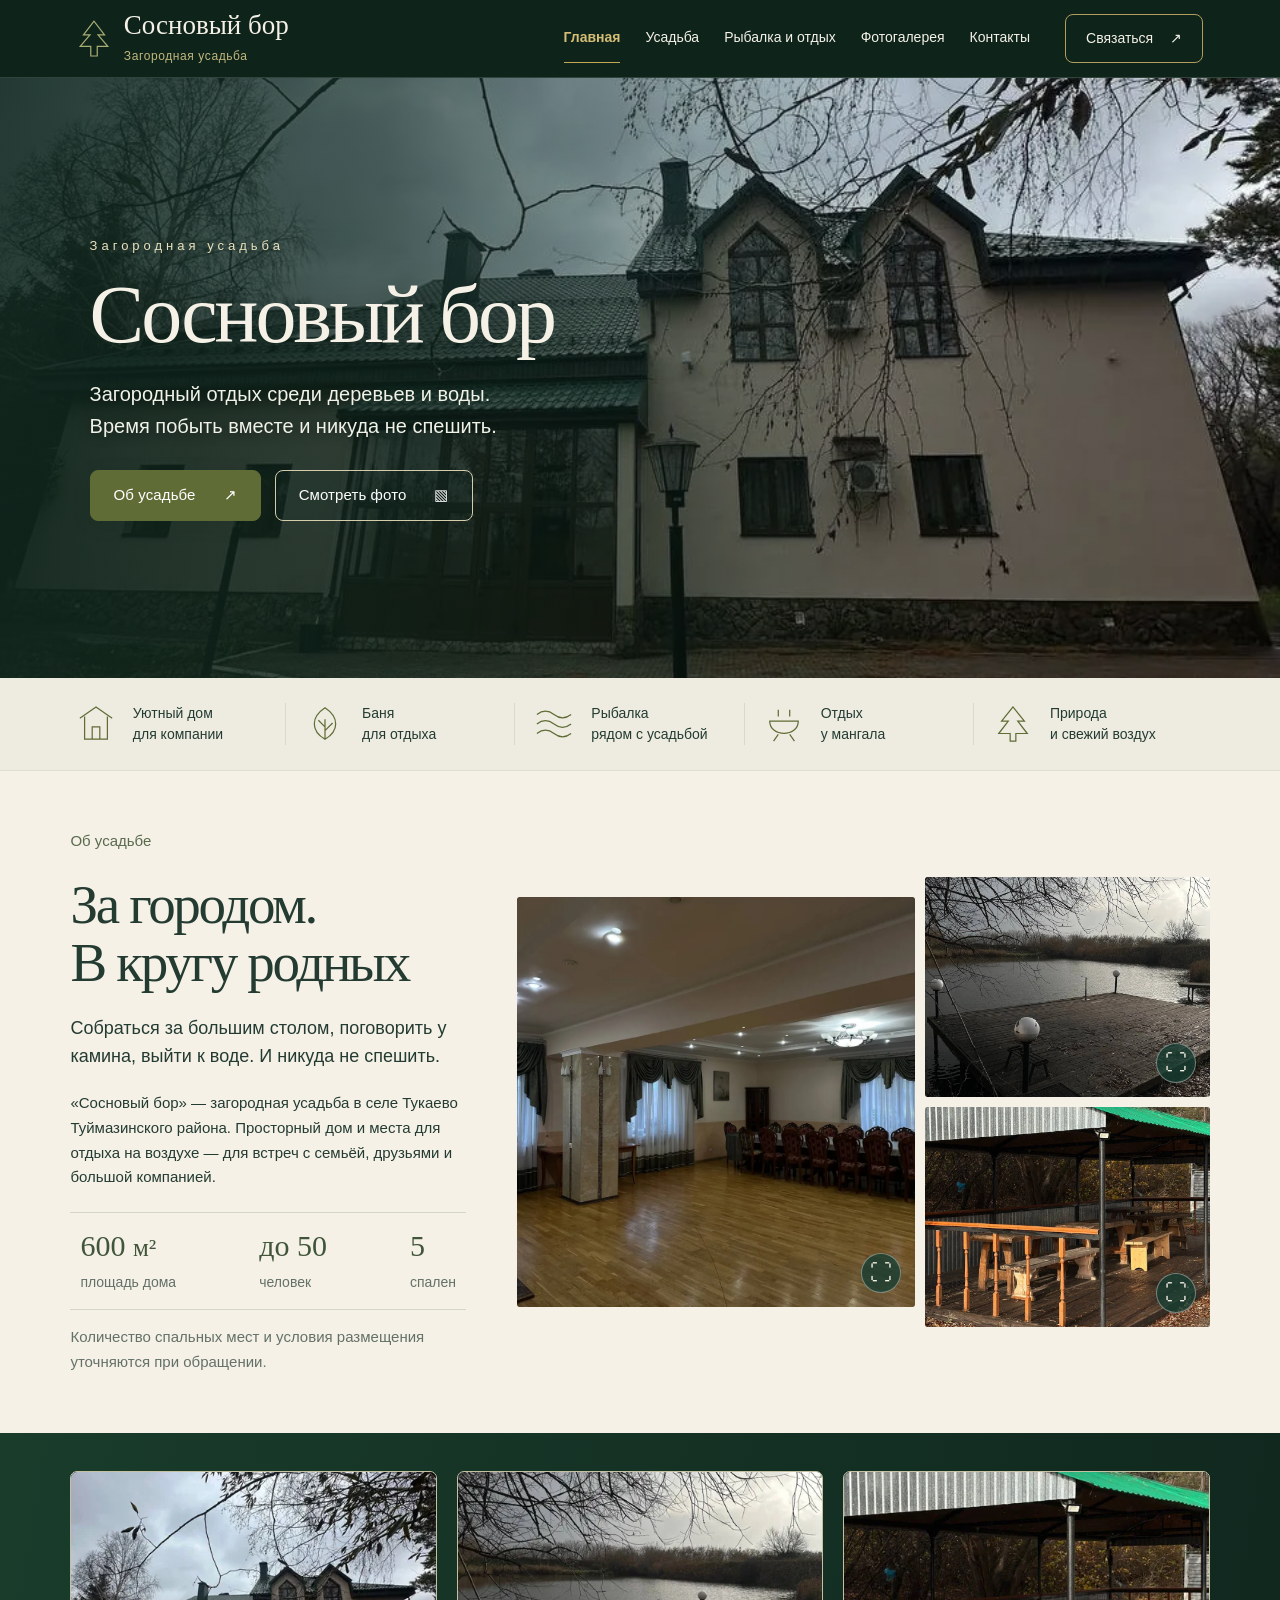
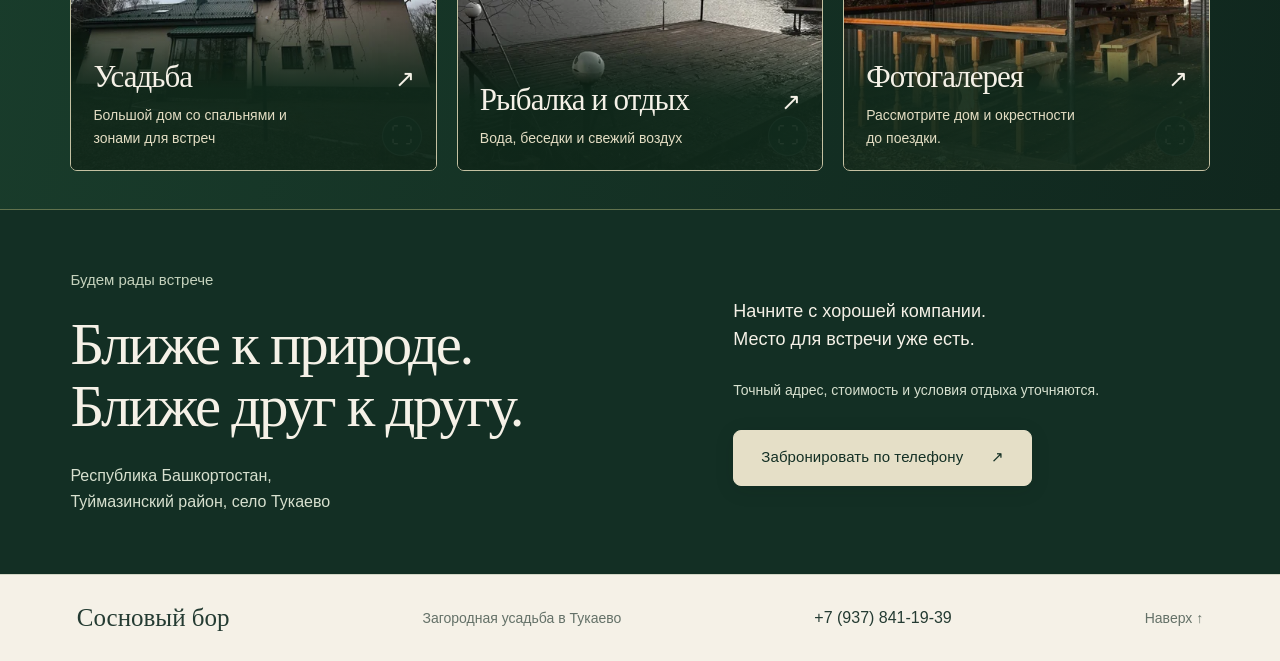
<file: index.html>
<!doctype html>
<html lang="ru"><head>
  <meta charset="utf-8"><meta name="viewport" content="width=device-width, initial-scale=1"><meta name="theme-color" content="#173d32">
  <title>Сосновый бор — загородная усадьба в Тукаево</title><meta name="description" content="Загородная усадьба в Тукаево: дом 600 м², 5 спален, до 50 человек. Отдых у воды, беседки, баня и фотографии усадьбы.">
  <meta property="og:title" content="Сосновый бор — загородная усадьба в Тукаево"><meta property="og:description" content="Загородная усадьба в Тукаево: дом 600 м², 5 спален, до 50 человек. Отдых у воды, беседки, баня и фотографии усадьбы."><meta property="og:type" content="website"><meta property="og:locale" content="ru_RU">
  <link rel="icon" type="image/svg+xml" href="assets/favicon.svg"><link rel="stylesheet" href="styles.css">
  <script src="assets/photos.js" defer></script><script src="app.js" defer></script>
</head><body class="home-page" id="top">
  <a class="skip-link" href="#main">Перейти к содержимому</a>
  <header class="header">
    <a class="brand" href="index.html" aria-label="Сосновый бор — на главную"><svg class="pine" viewBox="0 0 42 48" fill="none" aria-hidden="true"><path d="M21 2 8 19h8L4 33h13v12h8V33h13L26 19h8L21 2Z" stroke="currentColor" stroke-width="1.5"/></svg><span>Сосновый бор<small>Загородная усадьба</small></span></a>
    <button class="menu-toggle" aria-expanded="false" aria-controls="navigation">Меню <span aria-hidden="true">☰</span></button>
    <nav id="navigation" aria-label="Основная навигация"><a href="index.html" aria-current="page">Главная</a><a href="usadba.html">Усадьба</a><a href="otdyh.html">Рыбалка и отдых</a><a href="gallery.html">Фотогалерея</a><a href="contacts.html">Контакты</a></nav>
    <a class="header-contact" href="tel:+79378411939">Связаться <span aria-hidden="true">↗</span></a>
  </header>
  <main id="main"><section class="hero" id="home" aria-labelledby="hero-title">
      <div class="hero-photo" aria-hidden="true"><img src="assets/images/house-960.webp" srcset="assets/images/house-480.webp 480w, assets/images/house-960.webp 960w" sizes="100vw" width="960" height="1280" alt="" fetchpriority="high"></div>
      <div class="hero-copy"><p class="location">Загородная усадьба</p><h1 id="hero-title">Сосновый бор</h1><p class="hero-intro">Загородный отдых среди деревьев и воды.<br> Время побыть вместе и никуда не спешить.</p><a class="button button-light" href="usadba.html">Об усадьбе <span aria-hidden="true">↗</span></a><a class="button hero-secondary" href="gallery.html">Смотреть фото <span aria-hidden="true">▧</span></a></div>
      <div class="hero-bottom"><span>Дом для встреч.<br>Природа для отдыха.</span><a href="#about" aria-label="Узнать об усадьбе">Листайте дальше <span aria-hidden="true">↓</span></a></div>
      <span class="photo-caption">Осень в «Сосновом бору»</span>
    </section>
<section class="benefit-strip" aria-label="Отдых в усадьбе"><div><svg viewBox="0 0 40 40" fill="none" stroke="currentColor" stroke-width="1.3" aria-hidden="true"><path d="m3 14 17-12 17 12M8 12v24h24V12M16 36V23h8v13"/></svg><span>Уютный дом<br>для компании</span></div><div><svg viewBox="0 0 40 40" fill="none" stroke="currentColor" stroke-width="1.3" aria-hidden="true"><path d="M20 36C5 27 5 13 20 3c15 10 15 24 0 33ZM20 36V15m0 12 8-8m-8 4-7-7"/></svg><span>Баня<br>для отдыха</span></div><div><svg viewBox="0 0 40 40" fill="none" stroke="currentColor" stroke-width="1.3" aria-hidden="true"><path d="M2 10q9-7 18 0t18 0M2 20q9-7 18 0t18 0M2 30q9-7 18 0t18 0"/></svg><span>Рыбалка<br>рядом с усадьбой</span></div><div><svg viewBox="0 0 40 40" fill="none" stroke="currentColor" stroke-width="1.3" aria-hidden="true"><path d="M5 17h30c0 17-30 17-30 0Zm9 14-5 7m17-7 5 7M14 12V5m12 7V5"/></svg><span>Отдых<br>у мангала</span></div><div><svg viewBox="0 0 40 40" fill="none" stroke="currentColor" stroke-width="1.3" aria-hidden="true"><path d="m20 2-12 15h7L5 30h12v8h6v-8h12L25 17h7Z"/></svg><span>Природа<br>и свежий воздух</span></div></section>
<section class="about section" id="about" aria-labelledby="about-title">
      <div class="section-heading"><p class="section-label">Об усадьбе</p><h2 id="about-title">За городом.<br>В кругу родных</h2></div>
      <div class="about-copy"><p class="lead">Собраться за большим столом, поговорить у камина, выйти к воде. И никуда не спешить.</p><p>«Сосновый бор» — загородная усадьба в селе Тукаево Туймазинского района. Просторный дом и места для отдыха на воздухе — для встреч с семьёй, друзьями и большой компанией.</p><div class="facts"><div><strong>600 <span>м²</span></strong><span>площадь дома</span></div><div><strong>до 50</strong><span>человек</span></div><div><strong>5</strong><span>спален</span></div></div><p class="muted small">Количество спальных мест и условия размещения уточняются при обращении.</p></div>
<div class="home-collage"><figure><img src="assets/images/banquet-960.webp" width="960" height="1280" loading="lazy" alt="Банкетный зал усадьбы"></figure><figure><img src="assets/images/waterside-960.webp" width="960" height="1280" loading="lazy" alt="Терраса у воды"></figure><figure><img src="assets/images/gazebo-960.webp" width="960" height="1280" loading="lazy" alt="Беседка усадьбы"></figure></div>    </section>
<section class="destinations section" aria-labelledby="destinations-title"><div class="destinations-heading"><p class="section-label">Знакомство с усадьбой</p><h2 id="destinations-title">Ваш отдых.<br>Во всех подробностях.</h2></div><div class="destination-grid"><article class="destination-card"><img src="assets/images/house-960.webp" srcset="assets/images/house-480.webp 480w, assets/images/house-960.webp 960w" sizes="(max-width: 700px) 90vw, 29vw" width="960" height="1280" alt="Фасад усадьбы" loading="lazy"><div><h3><a href="usadba.html">Усадьба <span aria-hidden="true">↗</span></a></h3><p>Большой дом со спальнями и зонами для встреч</p></div></article><article class="destination-card"><img src="assets/images/waterside-960.webp" srcset="assets/images/waterside-480.webp 480w, assets/images/waterside-960.webp 960w" sizes="(max-width: 700px) 90vw, 29vw" width="960" height="1280" alt="Терраса на берегу пруда" loading="lazy"><div><h3><a href="otdyh.html">Рыбалка и отдых <span aria-hidden="true">↗</span></a></h3><p>Вода, беседки и свежий воздух</p></div></article><article class="destination-card"><img src="assets/images/gazebo-960.webp" srcset="assets/images/gazebo-480.webp 480w, assets/images/gazebo-960.webp 960w" sizes="(max-width: 700px) 90vw, 29vw" width="960" height="1280" alt="Деревянная беседка в усадьбе" loading="lazy"><div><h3><a href="gallery.html">Фотогалерея <span aria-hidden="true">↗</span></a></h3><p>Рассмотрите дом и окрестности до поездки.</p></div></article></div></section>
<section class="contact-invitation section" aria-labelledby="invitation-title"><div><p class="section-label">Будем рады встрече</p><h2 id="invitation-title">Ближе к природе.<br>Ближе друг к другу.</h2><p>Республика Башкортостан,<br>Туймазинский район, село Тукаево</p></div><div class="invitation-action"><p class="lead">Начните с хорошей компании.<br>Место для встречи уже есть.</p><p class="small">Точный адрес, стоимость и условия отдыха уточняются.</p><a class="button button-light" href="tel:+79378411939">Забронировать по телефону <span aria-hidden="true">↗</span></a></div></section></main>
  <footer class="footer"><a href="index.html" class="footer-name">Сосновый бор</a><p>Загородная усадьба в Тукаево</p><a class="footer-phone" href="tel:+79378411939">+7 (937) 841-19-39</a><a href="#top">Наверх ↑</a></footer>
</body></html>
</file>
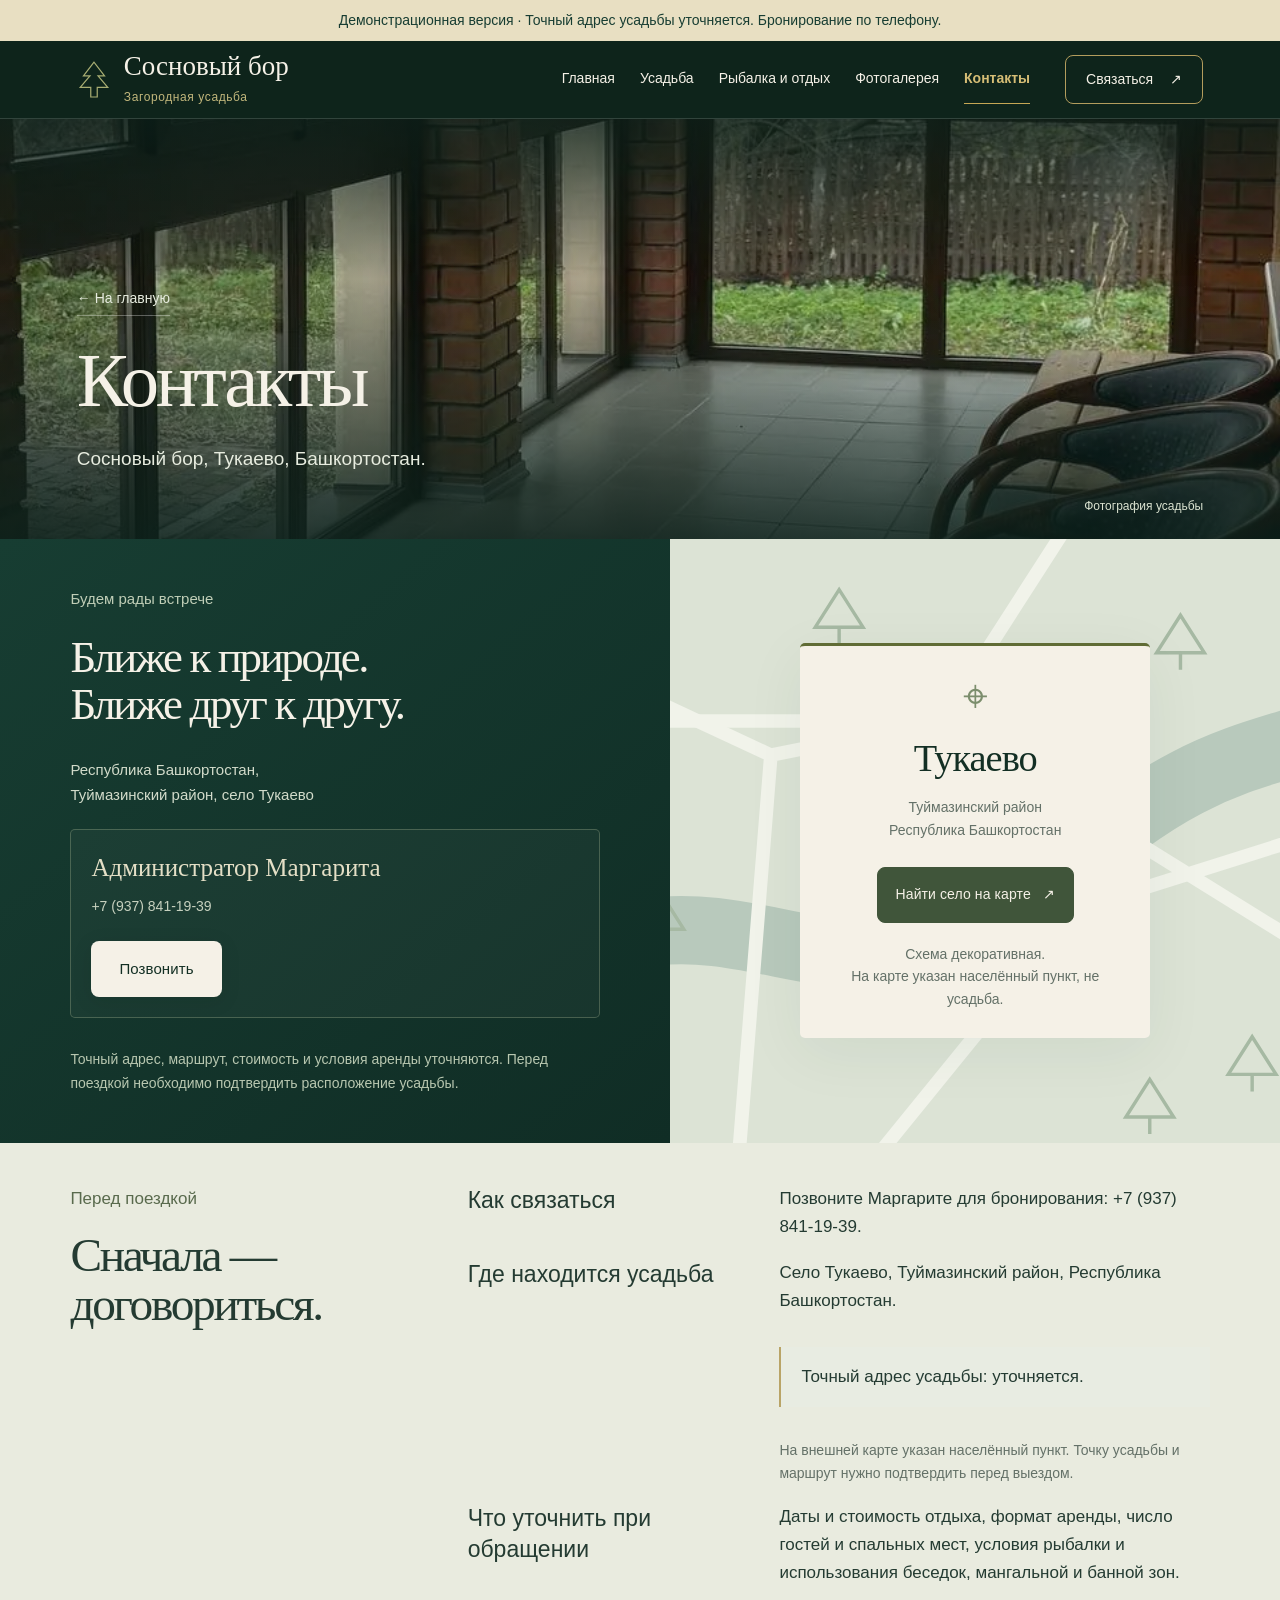
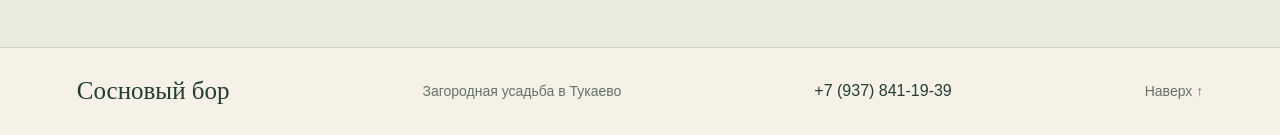
<file: contacts.html>
<!doctype html>
<html lang="ru"><head>
  <meta charset="utf-8"><meta name="viewport" content="width=device-width, initial-scale=1"><meta name="theme-color" content="#173d32">
  <title>Демонстрационная версия — Контакты и расположение | Сосновый бор</title><meta name="description" content="Усадьба «Сосновый бор» в селе Тукаево, Туймазинский район, Башкортостан. Расположение и информация для планирования поездки.">
  <meta property="og:title" content="Контакты и расположение | Сосновый бор"><meta property="og:description" content="Усадьба «Сосновый бор» в селе Тукаево, Туймазинский район, Башкортостан. Расположение и информация для планирования поездки."><meta property="og:type" content="website"><meta property="og:locale" content="ru_RU">
  <link rel="icon" type="image/svg+xml" href="assets/favicon.svg"><link rel="stylesheet" href="styles.css">
  <script src="assets/photos.js" defer></script><script src="app.js" defer></script>
<meta name="robots" content="noindex, nofollow">
</head><body class="inner-page contacts-page" id="top">
<div class="demo-banner" role="note">Демонстрационная версия · Точный адрес усадьбы уточняется. Бронирование по телефону.</div>
  <a class="skip-link" href="#main">Перейти к содержимому</a>
  <header class="header">
    <a class="brand" href="index.html" aria-label="Сосновый бор — на главную"><svg class="pine" viewBox="0 0 42 48" fill="none" aria-hidden="true"><path d="M21 2 8 19h8L4 33h13v12h8V33h13L26 19h8L21 2Z" stroke="currentColor" stroke-width="1.5"/></svg><span>Сосновый бор<small>Загородная усадьба</small></span></a>
    <button class="menu-toggle" aria-expanded="false" aria-controls="navigation">Меню <span aria-hidden="true">☰</span></button>
    <nav id="navigation" aria-label="Основная навигация"><a href="index.html">Главная</a><a href="usadba.html">Усадьба</a><a href="otdyh.html">Рыбалка и отдых</a><a href="gallery.html">Фотогалерея</a><a href="contacts.html" aria-current="page">Контакты</a></nav>
    <a class="header-contact" href="tel:+79378411939">Связаться <span aria-hidden="true">↗</span></a>
  </header>
  <main id="main"><section class="page-cover cover-contacts" aria-labelledby="page-title"><div class="cover-photo" aria-hidden="true"><img src="assets/images/veranda-960.webp" srcset="assets/images/veranda-480.webp 480w, assets/images/veranda-960.webp 960w" sizes="100vw" width="960" height="1280" alt="" fetchpriority="high"></div><div class="cover-copy"><a class="back-home" href="index.html">← На главную</a><h1 id="page-title">Контакты</h1><p>Сосновый бор, Тукаево, Башкортостан.</p></div><span class="cover-hint">Фотография усадьбы</span></section>
<section class="contacts" id="contacts" aria-labelledby="contacts-title"><div class="contact-copy"><p class="section-label">Будем рады встрече</p><h2 id="contacts-title">Ближе к природе.<br>Ближе друг к другу.</h2><address>Республика Башкортостан,<br>Туймазинский район, село Тукаево</address><div class="phone-placeholder"><span>Администратор Маргарита</span><p><a href="tel:+79378411939">+7 (937) 841-19-39</a></p><a class="button button-light" href="tel:+79378411939">Позвонить</a></div><p class="small contact-note">Точный адрес, маршрут, стоимость и условия аренды уточняются. Перед поездкой необходимо подтвердить расположение усадьбы.</p></div><div class="location-panel"><svg viewBox="0 0 500 400" aria-hidden="true"><path class="map-water" d="M-30 300C100 180 170 340 300 220S460 190 550 40"/><g class="map-road"><path d="M-20 80 130 150 230 130 520 310M130 150 110 400M230 130 320-10M230 130 310 240 500 180"/><path d="M30 0 70 130 230 130M180 400 310 240"/></g><g class="map-tree"><path d="m65 230-14 22h28ZM65 252v10M370 68l-14 22h28ZM370 90v10M412 315l-14 22h28ZM412 337v10M170 53l-14 22h28ZM170 75v10M352 340l-14 22h28ZM352 362v10"/></g></svg><div class="location-card"><span class="map-pin" aria-hidden="true">⌖</span><h3>Тукаево</h3><p>Туймазинский район<br>Республика Башкортостан</p><a class="button button-outline" href="https://yandex.ru/maps/?text=%D0%A2%D1%83%D0%BA%D0%B0%D0%B5%D0%B2%D0%BE%20%D0%A2%D1%83%D0%B9%D0%BC%D0%B0%D0%B7%D0%B8%D0%BD%D1%81%D0%BA%D0%B8%D0%B9%20%D1%80%D0%B0%D0%B9%D0%BE%D0%BD" target="_blank" rel="noopener noreferrer">Найти село на карте <span aria-hidden="true">↗</span></a><small>Схема декоративная.<br>На карте указан населённый пункт, не усадьба.</small></div></div></section>
<section class="contact-details section" aria-labelledby="trip-title"><div><p class="section-label">Перед поездкой</p><h2 id="trip-title">Сначала —<br>договориться.</h2></div><div><h3>Как связаться</h3><p>Позвоните Маргарите для бронирования: <a href="tel:+79378411939">+7 (937) 841-19-39</a>.</p><h3>Где находится усадьба</h3><p>Село Тукаево, Туймазинский район, Республика Башкортостан.</p><p class="address-placeholder">Точный адрес усадьбы: уточняется.</p><p class="small muted">На внешней карте указан населённый пункт. Точку усадьбы и маршрут нужно подтвердить перед выездом.</p><h3>Что уточнить при обращении</h3><p>Даты и стоимость отдыха, формат аренды, число гостей и спальных мест, условия рыбалки и использования беседок, мангальной и банной зон.</p></div></section></main>
  <footer class="footer"><a href="index.html" class="footer-name">Сосновый бор</a><p>Загородная усадьба в Тукаево</p><a class="footer-phone" href="tel:+79378411939">+7 (937) 841-19-39</a><a href="#top">Наверх ↑</a></footer>
</body></html>
</file>
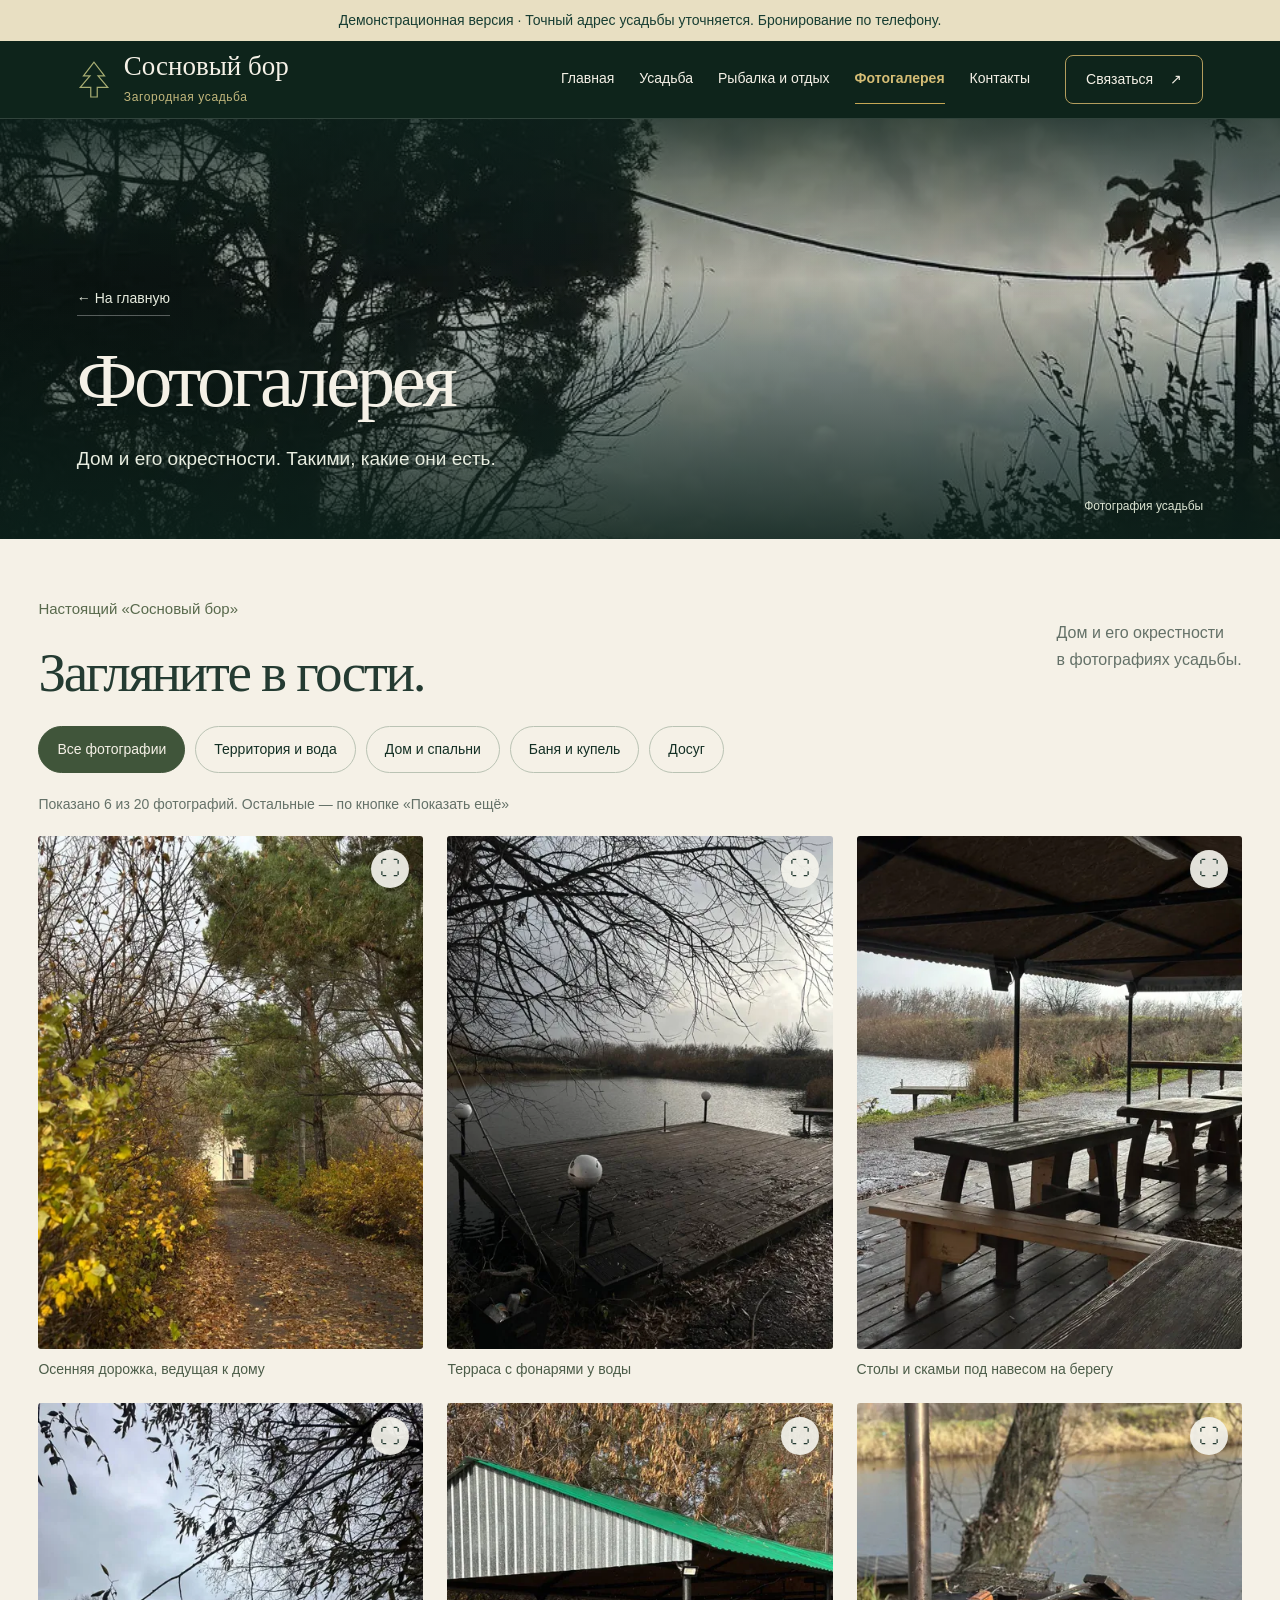
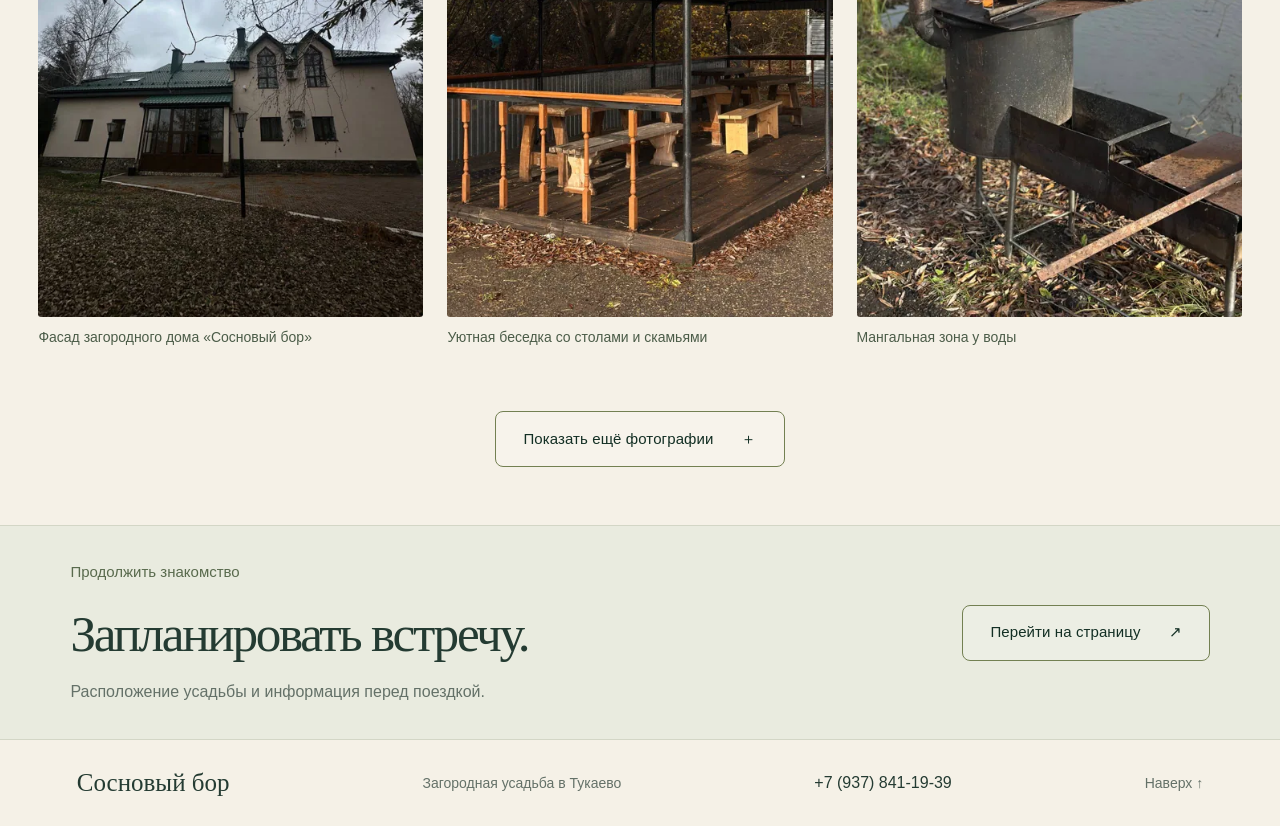
<file: gallery.html>
<!doctype html>
<html lang="ru"><head>
  <meta charset="utf-8"><meta name="viewport" content="width=device-width, initial-scale=1"><meta name="theme-color" content="#173d32">
  <title>Демонстрационная версия — Фотогалерея усадьбы | Сосновый бор</title><meta name="description" content="Реальные фотографии усадьбы «Сосновый бор»: территория и вода, дом и спальни, баня и купель, досуг. Галерея с полноэкранным просмотром.">
  <meta property="og:title" content="Фотогалерея усадьбы | Сосновый бор"><meta property="og:description" content="Реальные фотографии усадьбы «Сосновый бор»: территория и вода, дом и спальни, баня и купель, досуг. Галерея с полноэкранным просмотром."><meta property="og:type" content="website"><meta property="og:locale" content="ru_RU">
  <link rel="icon" type="image/svg+xml" href="assets/favicon.svg"><link rel="stylesheet" href="styles.css">
  <script src="assets/photos.js" defer></script><script src="app.js" defer></script>
<meta name="robots" content="noindex, nofollow">
</head><body class="inner-page" id="top">
<div class="demo-banner" role="note">Демонстрационная версия · Точный адрес усадьбы уточняется. Бронирование по телефону.</div>
  <a class="skip-link" href="#main">Перейти к содержимому</a>
  <header class="header">
    <a class="brand" href="index.html" aria-label="Сосновый бор — на главную"><svg class="pine" viewBox="0 0 42 48" fill="none" aria-hidden="true"><path d="M21 2 8 19h8L4 33h13v12h8V33h13L26 19h8L21 2Z" stroke="currentColor" stroke-width="1.5"/></svg><span>Сосновый бор<small>Загородная усадьба</small></span></a>
    <button class="menu-toggle" aria-expanded="false" aria-controls="navigation">Меню <span aria-hidden="true">☰</span></button>
    <nav id="navigation" aria-label="Основная навигация"><a href="index.html">Главная</a><a href="usadba.html">Усадьба</a><a href="otdyh.html">Рыбалка и отдых</a><a href="gallery.html" aria-current="page">Фотогалерея</a><a href="contacts.html">Контакты</a></nav>
    <a class="header-contact" href="tel:+79378411939">Связаться <span aria-hidden="true">↗</span></a>
  </header>
  <main id="main"><section class="page-cover cover-gallery" aria-labelledby="page-title"><div class="cover-photo" aria-hidden="true"><img src="assets/images/pine-water-960.webp" srcset="assets/images/pine-water-480.webp 480w, assets/images/pine-water-960.webp 960w" sizes="100vw" width="960" height="1280" alt="" fetchpriority="high"></div><div class="cover-copy"><a class="back-home" href="index.html">← На главную</a><h1 id="page-title">Фотогалерея</h1><p>Дом и его окрестности. Такими, какие они есть.</p></div><span class="cover-hint">Фотография усадьбы</span></section>
<section class="gallery section" id="gallery" aria-labelledby="gallery-title"><div class="gallery-heading"><div><p class="section-label">Настоящий «Сосновый бор»</p><h2 id="gallery-title">Загляните в гости.</h2></div><p>Дом и его окрестности<br>в фотографиях усадьбы.</p></div><div class="filters" role="group" aria-label="Категории фотографий"><button type="button" data-filter="all" aria-pressed="true">Все фотографии</button><button type="button" data-filter="grounds" aria-pressed="false">Территория и вода</button><button type="button" data-filter="house" aria-pressed="false">Дом и спальни</button><button type="button" data-filter="spa" aria-pressed="false">Баня и купель</button><button type="button" data-filter="leisure" aria-pressed="false">Досуг</button></div><p class="gallery-status small muted" aria-live="polite" id="gallery-status"></p><div class="gallery-grid" id="gallery-grid"></div><button class="button button-outline show-more" id="show-more" type="button">Показать ещё фотографии <span aria-hidden="true">＋</span></button><noscript><p>Для фильтрации и полноэкранного просмотра включите JavaScript. Фотографии усадьбы также представлены в разделах выше.</p></noscript></section>
<aside class="page-next section"><div><p class="section-label">Продолжить знакомство</p><h2>Запланировать встречу.</h2><p>Расположение усадьбы и информация перед поездкой.</p></div><a class="button button-outline" href="contacts.html">Перейти на страницу <span aria-hidden="true">↗</span></a></aside></main>
  <footer class="footer"><a href="index.html" class="footer-name">Сосновый бор</a><p>Загородная усадьба в Тукаево</p><a class="footer-phone" href="tel:+79378411939">+7 (937) 841-19-39</a><a href="#top">Наверх ↑</a></footer>
</body></html>
</file>
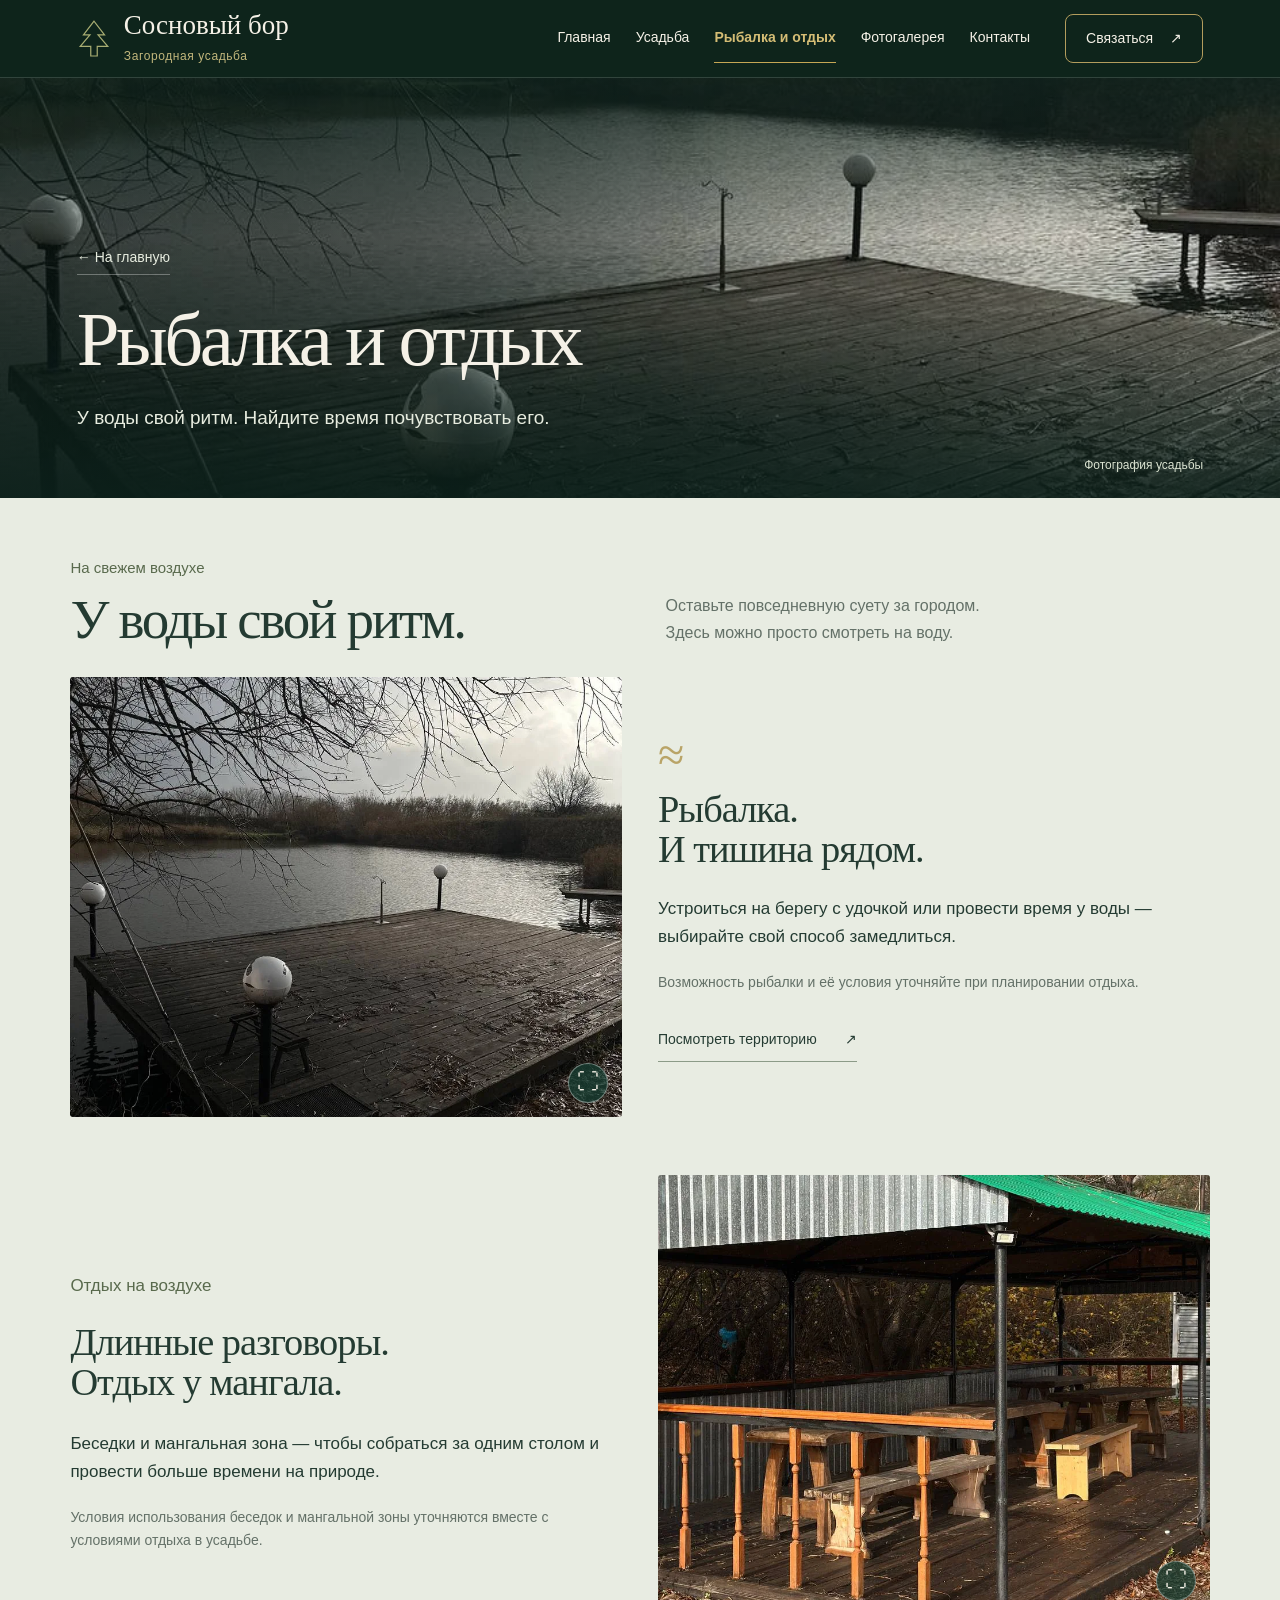
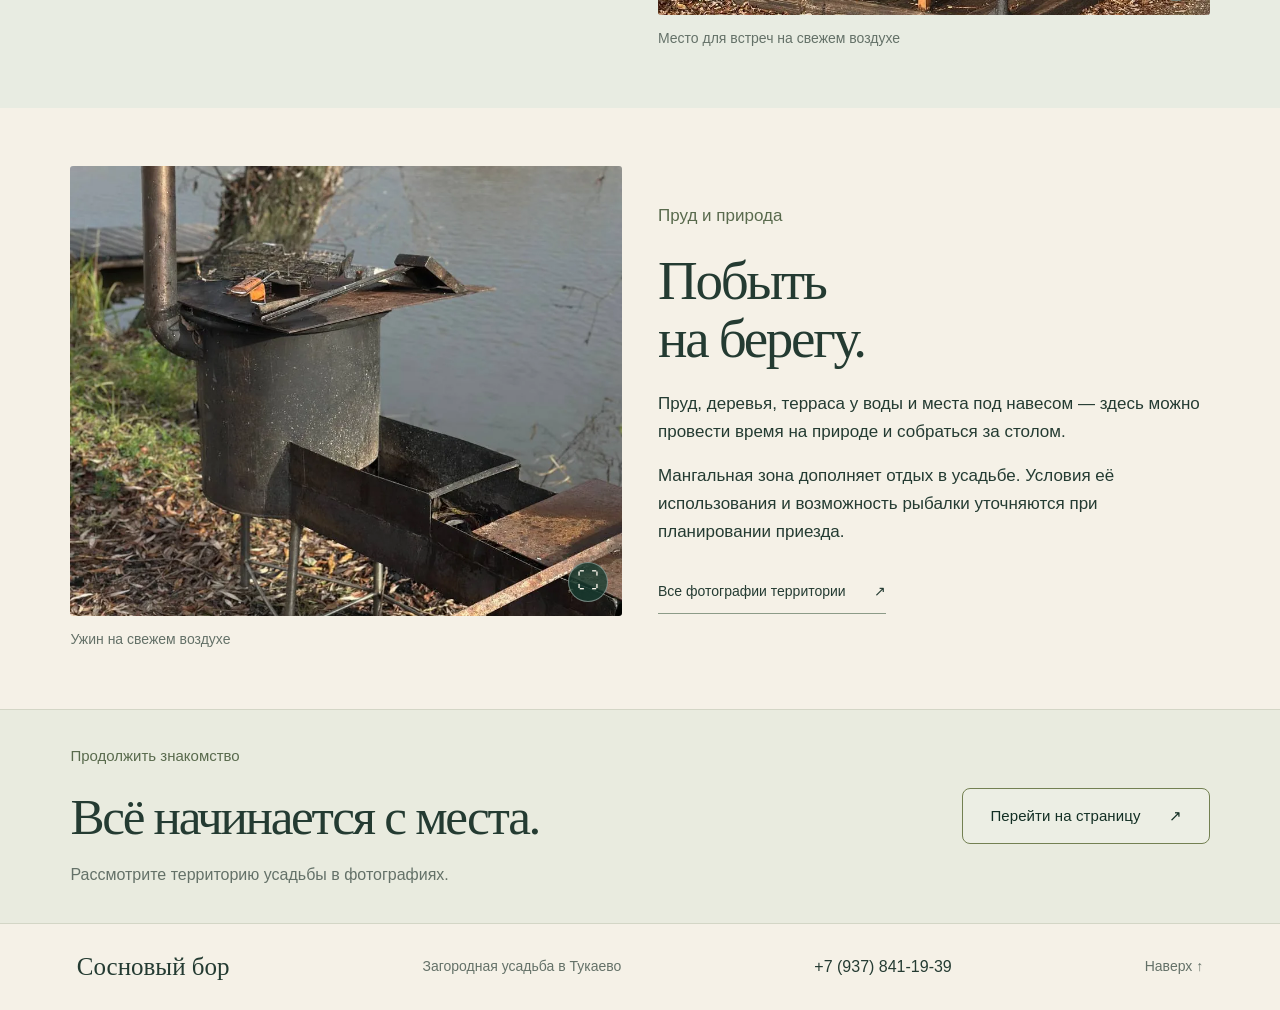
<file: otdyh.html>
<!doctype html>
<html lang="ru"><head>
  <meta charset="utf-8"><meta name="viewport" content="width=device-width, initial-scale=1"><meta name="theme-color" content="#173d32">
  <title>Рыбалка и отдых у воды | Сосновый бор</title><meta name="description" content="Пруд, рыбалка, беседки и мангальная зона усадьбы «Сосновый бор» в селе Тукаево. Реальные фотографии территории и отдыха на природе.">
  <meta property="og:title" content="Рыбалка и отдых у воды | Сосновый бор"><meta property="og:description" content="Пруд, рыбалка, беседки и мангальная зона усадьбы «Сосновый бор» в селе Тукаево. Реальные фотографии территории и отдыха на природе."><meta property="og:type" content="website"><meta property="og:locale" content="ru_RU">
  <link rel="icon" type="image/svg+xml" href="assets/favicon.svg"><link rel="stylesheet" href="styles.css">
  <script src="assets/photos.js" defer></script><script src="app.js" defer></script>
</head><body class="inner-page" id="top">
  <a class="skip-link" href="#main">Перейти к содержимому</a>
  <header class="header">
    <a class="brand" href="index.html" aria-label="Сосновый бор — на главную"><svg class="pine" viewBox="0 0 42 48" fill="none" aria-hidden="true"><path d="M21 2 8 19h8L4 33h13v12h8V33h13L26 19h8L21 2Z" stroke="currentColor" stroke-width="1.5"/></svg><span>Сосновый бор<small>Загородная усадьба</small></span></a>
    <button class="menu-toggle" aria-expanded="false" aria-controls="navigation">Меню <span aria-hidden="true">☰</span></button>
    <nav id="navigation" aria-label="Основная навигация"><a href="index.html">Главная</a><a href="usadba.html">Усадьба</a><a href="otdyh.html" aria-current="page">Рыбалка и отдых</a><a href="gallery.html">Фотогалерея</a><a href="contacts.html">Контакты</a></nav>
    <a class="header-contact" href="tel:+79378411939">Связаться <span aria-hidden="true">↗</span></a>
  </header>
  <main id="main"><section class="page-cover cover-water" aria-labelledby="page-title"><div class="cover-photo" aria-hidden="true"><img src="assets/images/waterside-960.webp" srcset="assets/images/waterside-480.webp 480w, assets/images/waterside-960.webp 960w" sizes="100vw" width="960" height="1280" alt="" fetchpriority="high"></div><div class="cover-copy"><a class="back-home" href="index.html">← На главную</a><h1 id="page-title">Рыбалка и отдых</h1><p>У воды свой ритм. Найдите время почувствовать его.</p></div><span class="cover-hint">Фотография усадьбы</span></section>
<section class="outdoors" id="outdoors" aria-labelledby="outdoors-title">
      <div class="outdoors-heading section"><p class="section-label">На свежем воздухе</p><h2 id="outdoors-title">У воды свой ритм.</h2><p>Оставьте повседневную суету за городом.<br>Здесь можно просто смотреть на воду.</p></div>
      <div class="water-layout"><figure class="water-photo"><img src="assets/images/waterside-960.webp" srcset="assets/images/waterside-480.webp 480w, assets/images/waterside-960.webp 960w" sizes="(max-width: 700px) 100vw, 57vw" width="960" height="1280" loading="lazy" alt="Терраса для отдыха и рыбалки на берегу водоёма"></figure><div class="water-copy"><span class="line-art" aria-hidden="true">≈</span><h3>Рыбалка.<br>И тишина рядом.</h3><p>Устроиться на берегу с удочкой или провести время у воды — выбирайте свой способ замедлиться.</p><p class="small muted">Возможность рыбалки и её условия уточняйте при планировании отдыха.</p><a class="text-link" href="gallery.html?category=grounds#gallery">Посмотреть территорию <span aria-hidden="true">↗</span></a></div></div>
      <div class="gazebo-layout section"><div><p class="section-label">Отдых на воздухе</p><h3>Длинные разговоры.<br>Отдых у мангала.</h3><p>Беседки и мангальная зона — чтобы собраться за одним столом и провести больше времени на природе.</p><p class="small muted">Условия использования беседок и мангальной зоны уточняются вместе с условиями отдыха в усадьбе.</p></div><figure><img src="assets/images/gazebo-960.webp" srcset="assets/images/gazebo-480.webp 480w, assets/images/gazebo-960.webp 960w" sizes="(max-width: 700px) 90vw, 48vw" width="960" height="1280" loading="lazy" alt="Просторная крытая беседка со столами и деревянными скамьями"><figcaption>Место для встреч на свежем воздухе</figcaption></figure></div>
    </section>
<section class="editorial-row section" aria-labelledby="picnic-title"><figure><img src="assets/images/barbecue-960.webp" srcset="assets/images/barbecue-480.webp 480w, assets/images/barbecue-960.webp 960w" sizes="(max-width: 700px) 90vw, 44vw" width="960" height="1280" alt="Мангальная зона у воды" loading="lazy"><figcaption>Ужин на свежем воздухе</figcaption></figure><div><p class="section-label">Пруд и природа</p><h2 id="picnic-title">Побыть<br>на берегу.</h2><p>Пруд, деревья, терраса у воды и места под навесом — здесь можно провести время на природе и собраться за столом.</p><p>Мангальная зона дополняет отдых в усадьбе. Условия её использования и возможность рыбалки уточняются при планировании приезда.</p><a class="text-link" href="gallery.html?category=grounds#gallery">Все фотографии территории <span aria-hidden="true">↗</span></a></div></section>
<aside class="page-next section"><div><p class="section-label">Продолжить знакомство</p><h2>Всё начинается с места.</h2><p>Рассмотрите территорию усадьбы в фотографиях.</p></div><a class="button button-outline" href="gallery.html?category=grounds#gallery">Перейти на страницу <span aria-hidden="true">↗</span></a></aside></main>
  <footer class="footer"><a href="index.html" class="footer-name">Сосновый бор</a><p>Загородная усадьба в Тукаево</p><a class="footer-phone" href="tel:+79378411939">+7 (937) 841-19-39</a><a href="#top">Наверх ↑</a></footer>
</body></html>
</file>
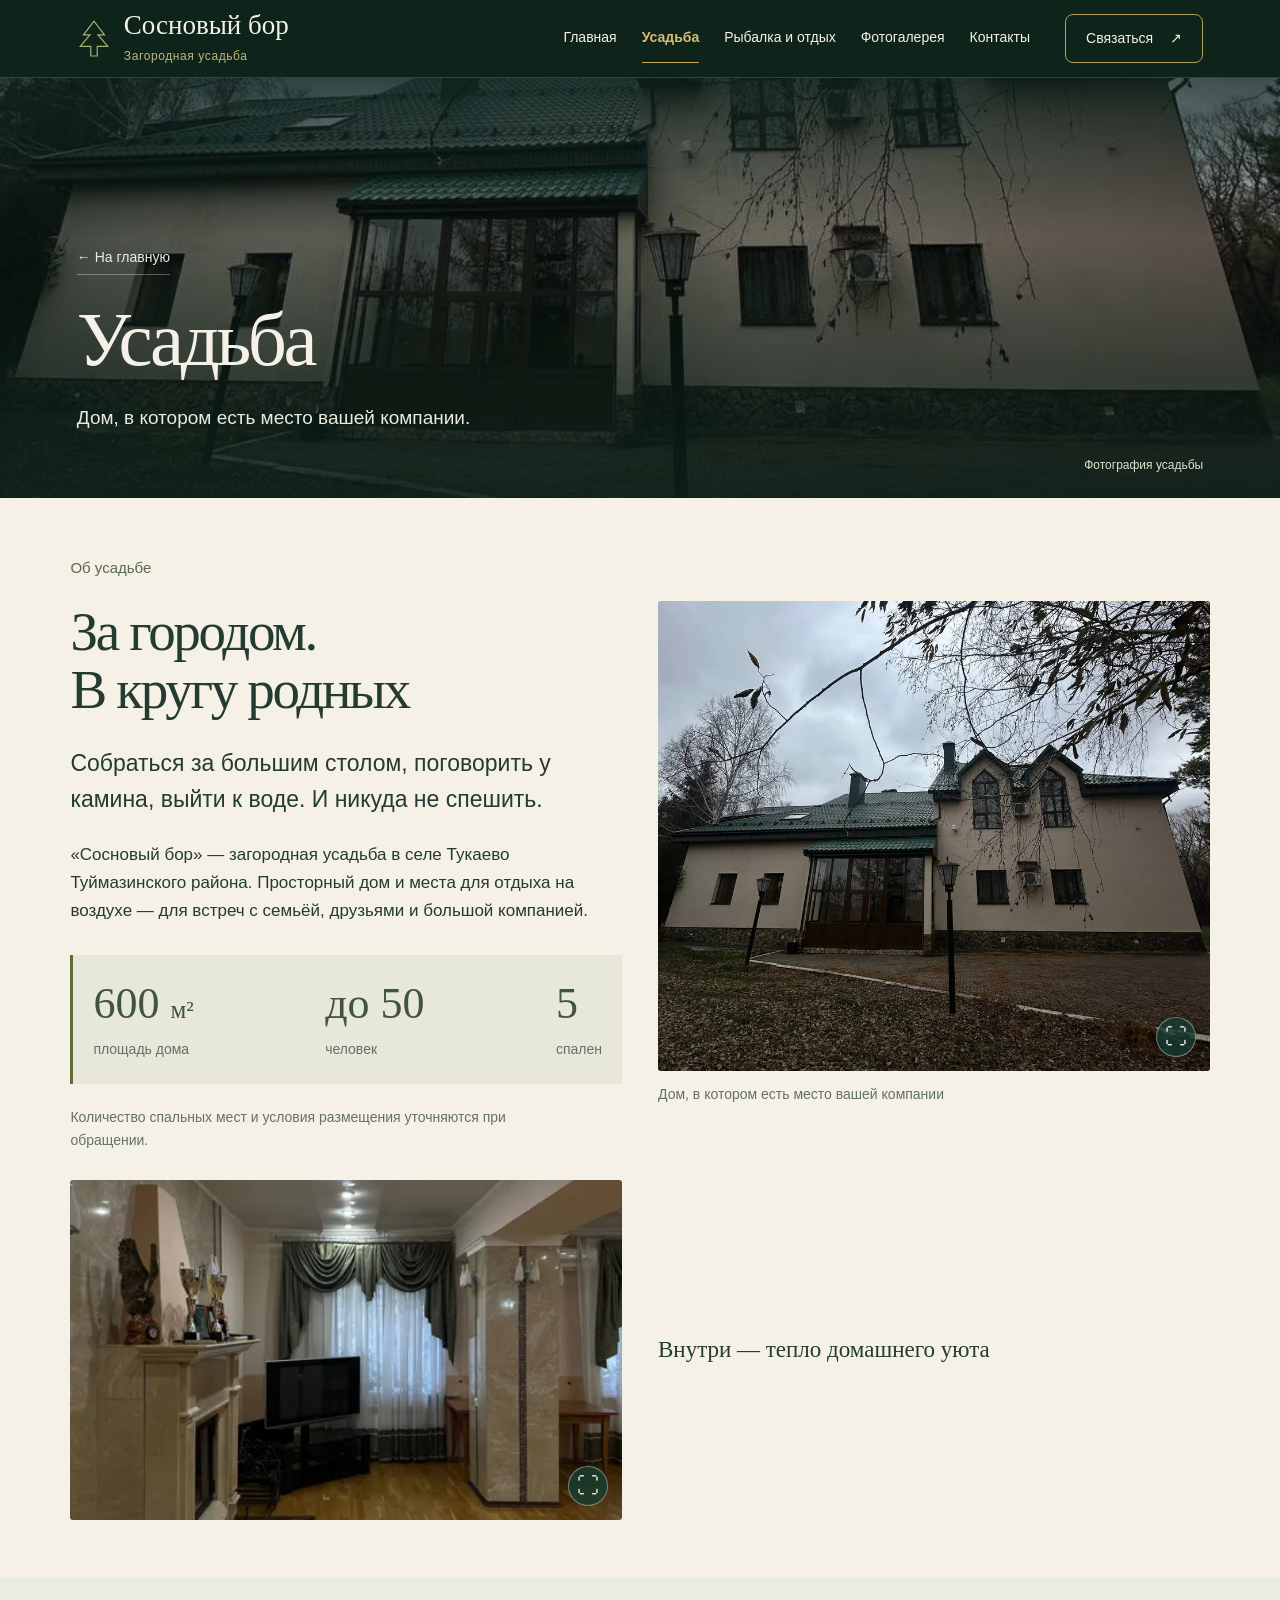
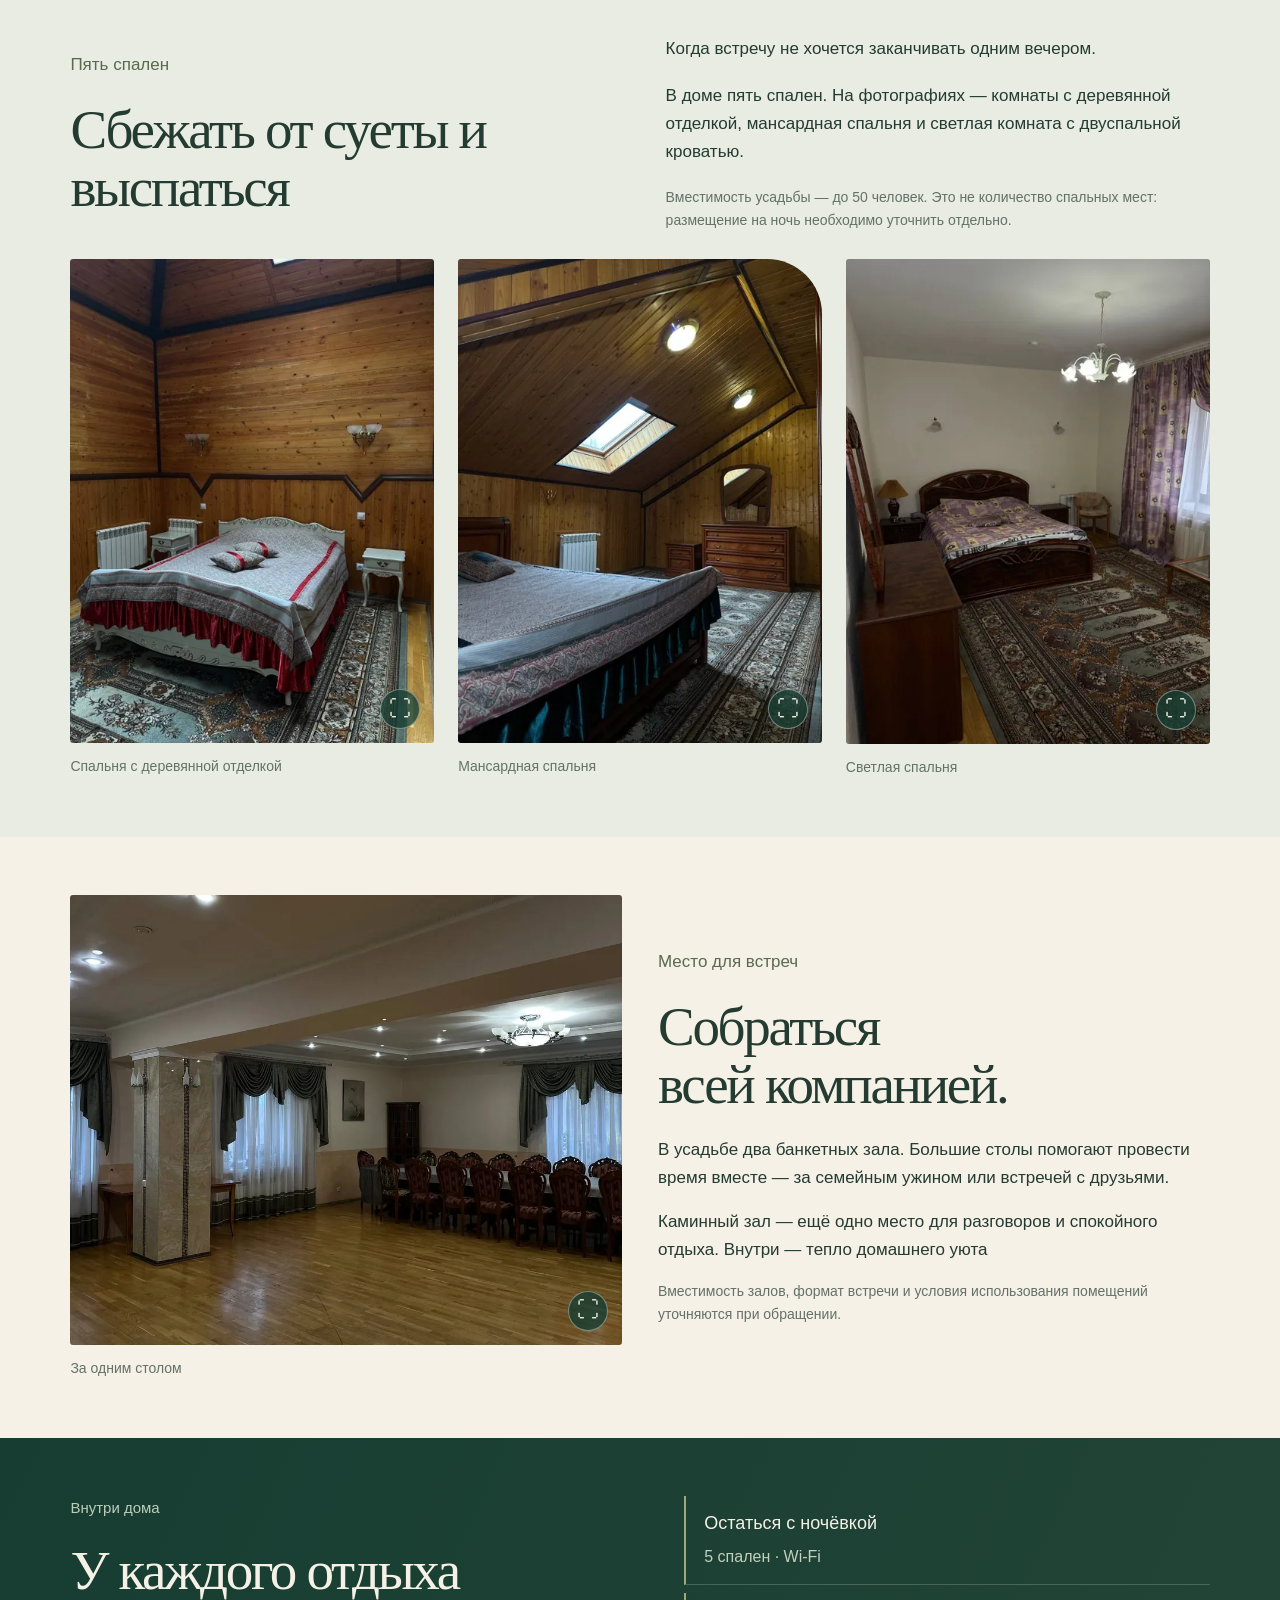
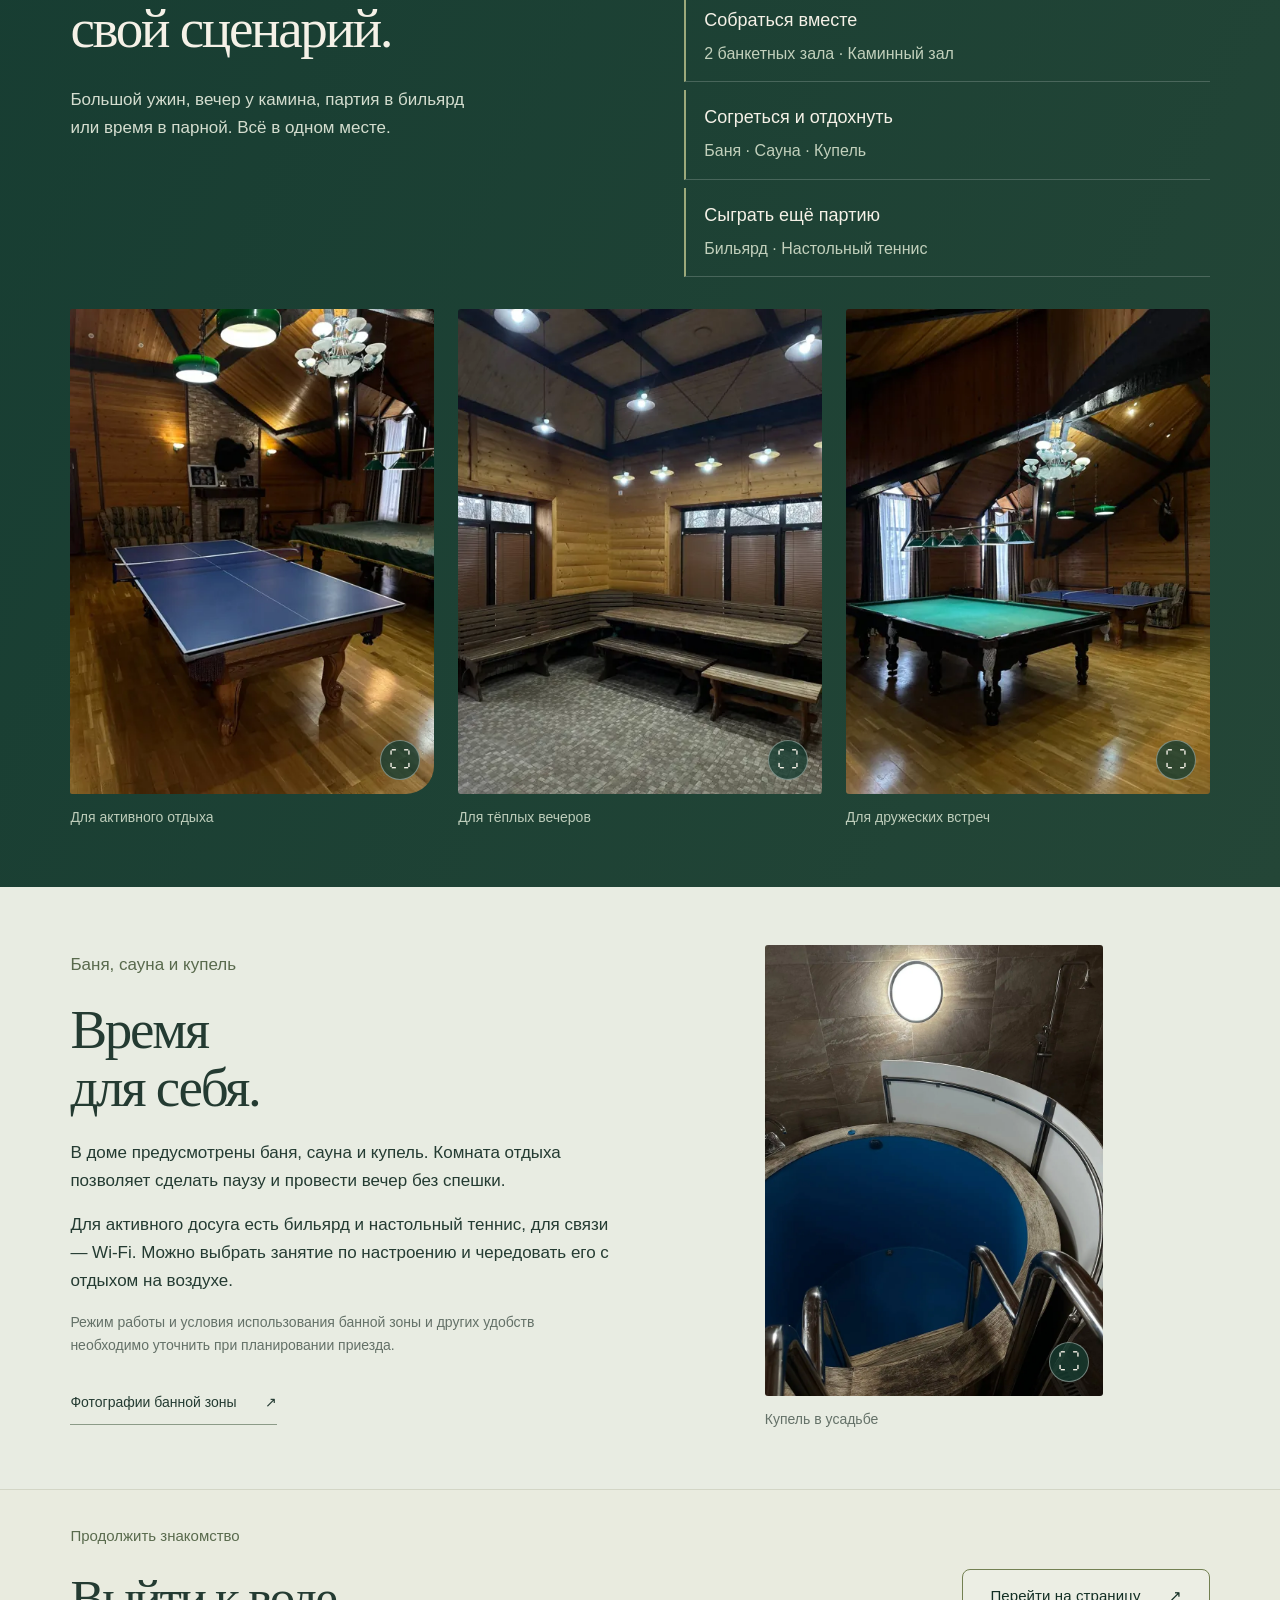
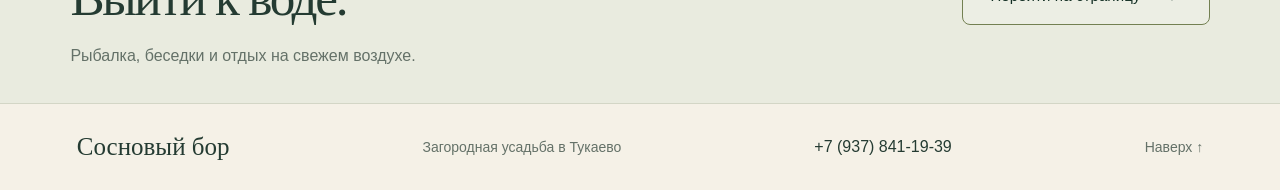
<file: usadba.html>
<!doctype html>
<html lang="ru"><head>
  <meta charset="utf-8"><meta name="viewport" content="width=device-width, initial-scale=1"><meta name="theme-color" content="#173d32">
  <title>Усадьба — дом и удобства | Сосновый бор</title><meta name="description" content="Дом 600 м² в усадьбе «Сосновый бор»: 5 спален, 2 банкетных зала, каминный зал, баня, сауна, купель, бильярд и настольный теннис.">
  <meta property="og:title" content="Усадьба — дом и удобства | Сосновый бор"><meta property="og:description" content="Дом 600 м² в усадьбе «Сосновый бор»: 5 спален, 2 банкетных зала, каминный зал, баня, сауна, купель, бильярд и настольный теннис."><meta property="og:type" content="website"><meta property="og:locale" content="ru_RU">
  <link rel="icon" type="image/svg+xml" href="assets/favicon.svg"><link rel="stylesheet" href="styles.css">
  <script src="assets/photos.js" defer></script><script src="app.js" defer></script>
</head><body class="inner-page estate-page" id="top">
  <a class="skip-link" href="#main">Перейти к содержимому</a>
  <header class="header">
    <a class="brand" href="index.html" aria-label="Сосновый бор — на главную"><svg class="pine" viewBox="0 0 42 48" fill="none" aria-hidden="true"><path d="M21 2 8 19h8L4 33h13v12h8V33h13L26 19h8L21 2Z" stroke="currentColor" stroke-width="1.5"/></svg><span>Сосновый бор<small>Загородная усадьба</small></span></a>
    <button class="menu-toggle" aria-expanded="false" aria-controls="navigation">Меню <span aria-hidden="true">☰</span></button>
    <nav id="navigation" aria-label="Основная навигация"><a href="index.html">Главная</a><a href="usadba.html" aria-current="page">Усадьба</a><a href="otdyh.html">Рыбалка и отдых</a><a href="gallery.html">Фотогалерея</a><a href="contacts.html">Контакты</a></nav>
    <a class="header-contact" href="tel:+79378411939">Связаться <span aria-hidden="true">↗</span></a>
  </header>
  <main id="main"><section class="page-cover cover-house" aria-labelledby="page-title"><div class="cover-photo" aria-hidden="true"><img src="assets/images/house-960.webp" srcset="assets/images/house-480.webp 480w, assets/images/house-960.webp 960w" sizes="100vw" width="960" height="1280" alt="" fetchpriority="high"></div><div class="cover-copy"><a class="back-home" href="index.html">← На главную</a><h1 id="page-title">Усадьба</h1><p>Дом, в котором есть место вашей компании.</p></div><span class="cover-hint">Фотография усадьбы</span></section>
<section class="about section" id="about" aria-labelledby="about-title">
      <div class="section-heading"><p class="section-label">Об усадьбе</p><h2 id="about-title">За городом.<br>В кругу родных</h2></div>
      <div class="about-copy"><p class="lead">Собраться за большим столом, поговорить у камина, выйти к воде. И никуда не спешить.</p><p>«Сосновый бор» — загородная усадьба в селе Тукаево Туймазинского района. Просторный дом и места для отдыха на воздухе — для встреч с семьёй, друзьями и большой компанией.</p><div class="facts"><div><strong>600 <span>м²</span></strong><span>площадь дома</span></div><div><strong>до 50</strong><span>человек</span></div><div><strong>5</strong><span>спален</span></div></div><p class="muted small">Количество спальных мест и условия размещения уточняются при обращении.</p></div>
      <figure class="about-photo"><img src="assets/images/house-960.webp" srcset="assets/images/house-480.webp 480w, assets/images/house-960.webp 960w" sizes="(max-width: 700px) 90vw, 40vw" width="960" height="1280" loading="lazy" alt="Фасад дома усадьбы среди деревьев"><figcaption>Дом, в котором есть место вашей компании</figcaption></figure>
      <div class="about-detail"><img src="assets/images/fireplace-room-480.webp" width="480" height="640" loading="lazy" alt="Каминный зал усадьбы"><p>Внутри — тепло домашнего уюта</p></div>
    </section>
<section class="stay-section section" aria-labelledby="stay-title"><div class="stay-intro"><div><p class="section-label">Пять спален</p><h2 id="stay-title">Сбежать от суеты и выспаться</h2></div><div><p class="lead">Когда встречу не хочется заканчивать одним вечером.</p><p>В доме пять спален. На фотографиях — комнаты с деревянной отделкой, мансардная спальня и светлая комната с двуспальной кроватью.</p><p class="small muted">Вместимость усадьбы — до 50 человек. Это не количество спальных мест: размещение на ночь необходимо уточнить отдельно.</p></div></div><div class="stay-photos"><figure><img src="assets/images/wood-bedroom-960.webp" srcset="assets/images/wood-bedroom-480.webp 480w, assets/images/wood-bedroom-960.webp 960w" sizes="(max-width: 700px) 90vw, 29vw" width="960" height="1280" alt="Спальня с деревянной отделкой" loading="lazy"><figcaption>Спальня с деревянной отделкой</figcaption></figure><figure><img src="assets/images/attic-bedroom-960.webp" srcset="assets/images/attic-bedroom-480.webp 480w, assets/images/attic-bedroom-960.webp 960w" sizes="(max-width: 700px) 90vw, 29vw" width="960" height="1280" alt="Мансардная спальня" loading="lazy"><figcaption>Мансардная спальня</figcaption></figure><figure><img src="assets/images/bedroom-960.webp" srcset="assets/images/bedroom-480.webp 480w, assets/images/bedroom-960.webp 960w" sizes="(max-width: 700px) 90vw, 29vw" width="960" height="1280" alt="Светлая спальня" loading="lazy"><figcaption>Светлая спальня</figcaption></figure></div></section>
<section class="editorial-row section" aria-labelledby="hosting-title"><figure><img src="assets/images/banquet-960.webp" srcset="assets/images/banquet-480.webp 480w, assets/images/banquet-960.webp 960w" sizes="(max-width: 700px) 90vw, 44vw" width="960" height="1280" alt="Большой банкетный зал усадьбы" loading="lazy"><figcaption>За одним столом</figcaption></figure><div><p class="section-label">Место для встреч</p><h2 id="hosting-title">Собраться<br>всей компанией.</h2><p>В усадьбе два банкетных зала. Большие столы помогают провести время вместе — за семейным ужином или встречей с друзьями.</p><p>Каминный зал — ещё одно место для разговоров и спокойного отдыха. Внутри — тепло домашнего уюта</p><p class="small muted">Вместимость залов, формат встречи и условия использования помещений уточняются при обращении.</p></div></section>
<section class="comfort section" id="comfort" aria-labelledby="comfort-title"><div class="comfort-heading"><p class="section-label">Внутри дома</p><h2 id="comfort-title">У каждого отдыха<br>свой сценарий.</h2><p>Большой ужин, вечер у камина, партия в бильярд или время в парной. Всё в одном месте.</p></div><div class="amenities"><div><h3>Остаться с ночёвкой</h3><p>5 спален · Wi-Fi</p></div><div><h3>Собраться вместе</h3><p>2 банкетных зала · Каминный зал</p></div><div><h3>Согреться и отдохнуть</h3><p>Баня · Сауна · Купель</p></div><div><h3>Сыграть ещё партию</h3><p>Бильярд · Настольный теннис</p></div></div><div class="comfort-photos"><figure><img src="assets/images/table-tennis-480.webp" width="480" height="640" loading="lazy" alt="Стол для настольного тенниса"><figcaption>Для активного отдыха</figcaption></figure><figure><img src="assets/images/bathhouse-480.webp" width="480" height="640" loading="lazy" alt="Деревянная парная усадьбы"><figcaption>Для тёплых вечеров</figcaption></figure><figure><img src="assets/images/billiards-480.webp" width="480" height="640" loading="lazy" alt="Бильярдный стол в игровой комнате"><figcaption>Для дружеских встреч</figcaption></figure></div></section>
<section class="editorial-row editorial-reverse section" aria-labelledby="spa-title"><figure><img src="assets/images/plunge-960.webp" srcset="assets/images/plunge-480.webp 480w, assets/images/plunge-960.webp 960w" sizes="(max-width: 700px) 90vw, 44vw" width="960" height="1280" alt="Круглая купель с лестницей" loading="lazy"><figcaption>Купель в усадьбе</figcaption></figure><div><p class="section-label">Баня, сауна и купель</p><h2 id="spa-title">Время<br>для себя.</h2><p>В доме предусмотрены баня, сауна и купель. Комната отдыха позволяет сделать паузу и провести вечер без спешки.</p><p>Для активного досуга есть бильярд и настольный теннис, для связи — Wi-Fi. Можно выбрать занятие по настроению и чередовать его с отдыхом на воздухе.</p><p class="small muted">Режим работы и условия использования банной зоны и других удобств необходимо уточнить при планировании приезда.</p><a class="text-link" href="gallery.html?category=spa#gallery">Фотографии банной зоны <span aria-hidden="true">↗</span></a></div></section>
<aside class="page-next section"><div><p class="section-label">Продолжить знакомство</p><h2>Выйти к воде.</h2><p>Рыбалка, беседки и отдых на свежем воздухе.</p></div><a class="button button-outline" href="otdyh.html">Перейти на страницу <span aria-hidden="true">↗</span></a></aside></main>
  <footer class="footer"><a href="index.html" class="footer-name">Сосновый бор</a><p>Загородная усадьба в Тукаево</p><a class="footer-phone" href="tel:+79378411939">+7 (937) 841-19-39</a><a href="#top">Наверх ↑</a></footer>
</body></html>
</file>
<file: styles.css>
:root{--pine:#173d32;--deep:#102d25;--milk:#f5f3ec;--white:#fffef9;--wood:#a78a61;--ink:#243b32;--muted:#647168;--line:#d6d9cd;--ease:cubic-bezier(.4,0,.2,1)}
*{box-sizing:border-box}html{scroll-behavior:smooth;scroll-padding-top:100px}body{margin:0;background:var(--milk);color:var(--ink);font-family:"Segoe UI",Arial,sans-serif;font-size:16px;line-height:1.65}body.modal-open{overflow:hidden}a{color:inherit;text-decoration:none}button{font:inherit;cursor:pointer}button:disabled{cursor:not-allowed;opacity:.65}img{display:block;max-width:100%;object-fit:cover}figure,p,h1,h2,h3{margin:0}figure{min-width:0}h1,h2,h3,.footer-name{font-family:Georgia,"Times New Roman",serif;font-weight:400;line-height:1.05}h2{font-size:clamp(40px,4.7vw,72px);letter-spacing:-2.3px}h3{font-size:clamp(30px,3vw,46px);letter-spacing:-1px}p{max-width:65ch}p+p{margin-top:20px}button,a{-webkit-tap-highlight-color:transparent}button:focus-visible,a:focus-visible{outline:3px solid var(--wood);outline-offset:6px}::selection{background:#d6c6a7;color:var(--deep)}[hidden]{display:none!important}.skip-link{position:fixed;top:-100px;left:15px;background:var(--white);padding:12px;z-index:100}.skip-link:focus{top:12px}.section{padding:110px max(6vw,24px)}.section-label{font-size:14px;margin-bottom:28px;color:var(--muted)}.small{font-size:13px;line-height:1.65}.muted{color:var(--muted)}figcaption{font-size:12px;color:var(--muted);margin-top:12px}.button{display:inline-flex;align-items:center;justify-content:center;gap:28px;min-height:54px;padding:13px 25px;border:1px solid transparent;font-size:14px;font-weight:500;transition:background .25s var(--ease),color .25s var(--ease)}.button-light{background:var(--milk);color:var(--pine)}.button-light:hover:not(:disabled){background:#dcdacb}.button-outline{border-color:#9fa89a;color:var(--pine);background:transparent}.button-outline:hover{background:var(--pine);color:var(--milk)}.text-link{display:inline-flex;gap:28px;border-bottom:1px solid #8c9b88;padding:10px 0;font-size:14px}.header{height:100px;padding:0 4vw;display:flex;align-items:center;gap:35px;background:var(--milk);position:relative;z-index:5}.brand{display:flex;align-items:center;gap:13px;white-space:nowrap;line-height:1.15;font-family:Georgia,serif;font-size:24px}.pine{width:34px;height:44px}.brand small{display:block;font:11px/1.7 "Segoe UI",sans-serif;letter-spacing:.6px;margin-top:5px;color:var(--muted)}nav{display:flex;gap:25px;align-items:center;margin-left:auto}nav a,.header-contact{font-size:13px;white-space:nowrap}nav a{padding:12px 0;border-bottom:1px solid transparent}nav a:hover{border-color:var(--pine)}.header-contact{border:1px solid #acb5a7;padding:10px 17px;display:flex;gap:17px}.menu-toggle{display:none}.hero{position:relative;min-height:720px;height:calc(100svh - 100px);max-height:1050px;background:var(--pine);color:var(--milk);isolation:isolate;overflow:hidden}.hero-photo{position:absolute;left:43%;right:0;top:0;bottom:0;z-index:-1}.hero-photo img{width:100%;height:100%;object-position:center 53%}.hero-photo:after{content:"";position:absolute;inset:0;background:linear-gradient(90deg,rgba(23,61,50,.36),transparent 45%,rgba(0,0,0,.1))}.hero-copy{padding:65px 0 150px 6vw;position:relative;width:60%}.location{font-size:13px;color:#d7dfcc;display:flex;align-items:center;gap:10px}.location span{font-size:23px}.hero h1{font-size:clamp(78px,9.7vw,155px);letter-spacing:-5px;margin:30px 0 32px;line-height:.91;text-shadow:0 2px 24px #173d3220}.hero-intro{font-size:18px;line-height:1.6;margin-bottom:30px}.phone-note{font-size:11px;color:#d2dacb;margin-top:9px}.hero-bottom{position:absolute;left:6vw;bottom:35px;right:62%;display:flex;justify-content:space-between;gap:20px;font-size:11px;line-height:1.6;color:#d5ddce}.hero-bottom a{align-self:end;white-space:nowrap}.hero-bottom a span{margin-left:12px;font-size:18px}.photo-caption{position:absolute;right:30px;bottom:30px;font-size:11px;text-shadow:0 1px 8px #000}.hero-copy{animation:hero-entry .8s var(--ease) both}@keyframes hero-entry{from{opacity:0;transform:translateY(16px)}to{opacity:1;transform:translateY(0)}}
.about{display:grid;grid-template-columns:1fr 1fr;gap:65px 9vw}.about-copy{padding-top:45px}.lead{font-size:23px;line-height:1.55;margin-bottom:23px}.about-copy>p:not(.lead){font-size:15px}.facts{display:flex;justify-content:space-between;gap:20px;margin:42px 0 22px;padding:24px 0;border-top:1px solid var(--line);border-bottom:1px solid var(--line)}.facts div{display:flex;flex-direction:column}.facts strong{font:44px/1.2 Georgia,serif;font-weight:400;white-space:nowrap}.facts strong span{font-size:25px}.facts div>span{font-size:12px;color:var(--muted);margin-top:7px}.about-photo img{width:100%;height:560px;object-position:center 40%}.about-detail{padding:75px 0 0 25px}.about-detail img{width:75%;height:340px}.about-detail p{font-family:Georgia,serif;font-size:23px;line-height:1.5;margin-top:30px}.outdoors{background:#e8ece2}.outdoors-heading{text-align:center;padding-bottom:70px}.outdoors-heading .section-label{margin-bottom:20px}.outdoors-heading p:last-child{margin:25px auto 0;color:var(--muted)}.water-layout{display:grid;grid-template-columns:57% 43%;align-items:center}.water-photo img{width:100%;height:660px;object-position:center 50%}.water-copy{padding:50px 15%}.line-art{font-family:Georgia,serif;font-size:80px;line-height:1;color:var(--wood);display:block;margin-bottom:22px}.water-copy h3{margin-bottom:25px}.water-copy p{font-size:15px}.water-copy .small{font-size:12px}.water-copy .text-link{margin-top:24px}.gazebo-layout{display:grid;grid-template-columns:1fr 1.1fr;gap:10vw;align-items:center}.gazebo-layout h3{margin-bottom:28px}.gazebo-layout p{font-size:15px}.gazebo-layout p.small{font-size:12px;margin-top:20px}.gazebo-layout img{width:100%;height:470px;object-position:center 48%}.comfort{background:var(--pine);color:var(--milk);display:grid;grid-template-columns:1.1fr 1fr;gap:70px 10vw}.comfort .section-label,.comfort figcaption{color:#becdbb}.comfort-heading>p:last-child{margin-top:28px;color:#d4ddcf;font-size:15px;max-width:42ch}.amenities>div{padding:22px 0;border-bottom:1px solid #ffffff30}.amenities>div:first-child{padding-top:0}.amenities h3{font-family:"Segoe UI",sans-serif;font-size:18px;line-height:1.5;letter-spacing:0}.amenities p{color:#c2d0bc;font-size:14px;margin-top:7px}.comfort-photos{grid-column:1/-1;display:grid;grid-template-columns:1fr 1fr 1fr;gap:25px}.comfort-photos img{width:100%;height:370px}.comfort-photos figure:nth-child(2){padding-top:50px}.comfort-photos figure:nth-child(2) img{height:320px}.gallery-heading{display:flex;justify-content:space-between;gap:35px;align-items:end}.gallery-heading>p{font-size:14px;color:var(--muted);padding-bottom:5px}.filters{display:flex;flex-wrap:wrap;gap:10px;margin-top:45px}.filters button{background:transparent;color:var(--pine);border:1px solid #bac3b4;padding:11px 18px;min-height:46px;font-size:13px;border-radius:25px}.filters button[aria-pressed=true]{background:var(--pine);color:var(--milk);border-color:var(--pine)}.filters button:hover{border-color:var(--pine)}.gallery-status{margin:20px 0}.gallery-grid{display:grid;grid-template-columns:repeat(3,1fr);gap:26px}.gallery-item{border:0;padding:0;text-align:left;background:transparent;color:var(--ink);position:relative}.gallery-item img{width:100%;height:340px;transition:filter .35s var(--ease)}.gallery-item:hover img{filter:brightness(.85)}.gallery-item .zoom{position:absolute;top:14px;right:14px;width:34px;height:34px;display:grid;place-items:center;background:var(--milk);border-radius:50%;font-size:20px}.gallery-item .gallery-caption{display:block;font-size:12px;line-height:1.5;padding-top:10px}.show-more{display:flex;margin:40px auto 0}.contacts{display:grid;grid-template-columns:1fr 1fr;background:var(--deep);color:var(--milk)}.contact-copy{padding:85px 6vw}.contact-copy h2{font-size:clamp(37px,3.7vw,58px)}.contacts .section-label{color:#c0ceb7}.contact-copy address{font-style:normal;margin-top:30px;font-size:15px;color:#d2dbca}.phone-placeholder{padding-top:30px;margin-top:30px;border-top:1px solid #ffffff30}.phone-placeholder>span{font:25px/1.4 Georgia,serif}.phone-placeholder p{font-size:13px;color:#c7d1bf;margin:10px 0 23px}.contact-note{color:#b8c7b0;margin-top:30px!important}.location-panel{position:relative;display:grid;place-items:center;overflow:hidden;background:#dce3d5;padding:45px}.location-panel>svg{position:absolute;width:140%;height:140%;opacity:.6}.map-water{fill:none;stroke:#a1b9ad;stroke-width:40}.map-road{fill:none;stroke:#fffef9;stroke-width:8}.map-tree{stroke:#839e82;stroke-width:2;fill:none}.location-card{position:relative;text-align:center;background:var(--milk);color:var(--pine);padding:35px;max-width:360px;box-shadow:0 15px 60px #173d3210}.map-pin{display:block;font-size:44px;line-height:1;margin-bottom:20px;color:#7c8e6d}.location-card p{margin:17px 0 25px;font-size:14px;color:var(--muted)}.location-card .button{font-size:12px;padding:12px 18px;gap:14px}.location-card small{display:block;font-size:11px;color:var(--muted);margin-top:20px;line-height:1.6}.footer{padding:30px 6vw;display:flex;align-items:center;justify-content:space-between;gap:20px}.footer-name{font-size:25px}.footer p,.footer>a:last-child{font-size:12px;color:var(--muted)}
.lightbox{border:0;margin:0;padding:70px 80px 55px;width:100%;max-width:none;height:100%;height:100dvh;max-height:none;background:#0d1b16;color:var(--milk);overflow:hidden}.lightbox[open]{display:flex;align-items:center;justify-content:center;animation:dialog-entry .35s var(--ease)}.lightbox::backdrop{background:#0d1b16}.lightbox-toolbar{position:absolute;top:15px;left:25px;right:25px;display:flex;gap:10px;align-items:center}.lightbox-toolbar p{font-size:13px;margin-right:auto}.lightbox button{border:1px solid #ffffff50;color:var(--milk);background:#ffffff08;width:46px;height:46px;display:grid;place-items:center;font-size:25px;border-radius:50%}.lightbox figure{height:100%;display:flex;flex-direction:column;align-items:center;justify-content:center;width:100%}.lightbox figure img{height:calc(100% - 45px);width:100%;object-fit:contain;min-height:0}.lightbox figcaption{color:#e1e7d9;text-align:center;font-size:13px;max-width:70ch;min-height:22px;margin-top:16px}.photo-prev,.photo-next{position:absolute;top:calc(50% - 23px)}.photo-prev{left:20px}.photo-next{right:20px}.lightbox-help{position:absolute;bottom:12px;left:0;right:0;text-align:center;max-width:none;font-size:11px;color:#b3c0aa}@keyframes dialog-entry{from{opacity:0;transform:scale(.985)}to{opacity:1;transform:scale(1)}}
@media(min-width:1600px){.section{padding-left:max(6vw,calc((100vw - 1420px)/2));padding-right:max(6vw,calc((100vw - 1420px)/2))}}@media(max-width:1150px){.header{gap:20px;padding:0 3vw}.brand{font-size:21px}nav{gap:16px}nav a{font-size:12px}.header-contact{display:none}.hero-copy{padding-top:65px}.hero-bottom{right:59%}.hero-bottom>span{display:none}.about{gap:50px 6vw}.facts strong{font-size:36px}.water-copy{padding:35px 12%}.comfort{gap:55px 6vw}.comfort-photos img{height:310px}.comfort-photos figure:nth-child(2) img{height:260px}.gallery-item img{height:290px}.contact-copy{padding:65px 5vw}.location-panel{padding:25px}}
@media(max-width:700px){html{scroll-padding-top:20px}.section{padding:70px 23px}h2{letter-spacing:-1.5px}h3{letter-spacing:-.8px}.header{height:82px;padding:0 21px;justify-content:space-between}.brand{font-size:22px}.brand small{font-size:10px}.pine{width:28px;height:36px}.menu-toggle{display:flex;align-items:center;gap:12px;padding:10px 0 10px 10px;border:0;background:transparent;font-size:13px;color:var(--pine)}.menu-toggle span{font-size:21px}nav{display:none;position:absolute;top:82px;left:0;right:0;background:var(--milk);padding:20px 24px 30px;box-shadow:0 15px 20px #102d2515}nav.is-open{display:flex;flex-direction:column;align-items:stretch;gap:0}nav a{font-size:16px;padding:12px;border-bottom:1px solid var(--line)}.hero{height:auto;min-height:760px;max-height:none}.hero-photo{left:0;top:0;bottom:0;opacity:.64}.hero-photo img{object-position:center 57%}.hero-photo:after{background:linear-gradient(90deg,#102d25a6,transparent),linear-gradient(0deg,#102d25b3,transparent 65%)}.hero-copy{padding:44px 23px 150px;width:100%}.hero h1{font-size:clamp(78px,19vw,120px);letter-spacing:-3px;margin-top:55px;margin-bottom:30px}.hero-intro{font-size:17px}.hero-bottom{left:23px;bottom:30px;right:auto}.hero-bottom>span{display:block}.hero-bottom a{margin-left:15px}.photo-caption{right:23px;bottom:85px;font-size:10px}.hero .location{font-size:12px}.hero .button{min-width:245px}.about{grid-template-columns:1fr;gap:32px}.about-copy{padding:0}.lead{font-size:21px}.facts{margin-top:30px}.facts strong{font-size:37px}.about-photo img{height:450px}.about-detail{display:grid;grid-template-columns:1fr 1fr;gap:22px;padding:0;align-items:center}.about-detail img{width:100%;height:235px}.about-detail p{font-size:19px;margin:0}.outdoors-heading{padding-bottom:40px}.outdoors-heading p:last-child{font-size:14px}.water-layout{grid-template-columns:1fr}.water-photo img{height:440px}.water-copy{padding:40px 24px 15px}.water-copy .line-art{margin-bottom:15px;font-size:65px}.water-copy h3{font-size:37px}.gazebo-layout{grid-template-columns:1fr;gap:30px}.gazebo-layout img{height:400px}.comfort{grid-template-columns:1fr;gap:40px}.comfort-heading>p:last-child{margin-top:22px}.amenities>div{padding:17px 0}.comfort-photos{gap:12px;grid-template-columns:1fr 1fr}.comfort-photos img{height:230px}.comfort-photos figure:nth-child(2){padding-top:25px}.comfort-photos figure:nth-child(2) img{height:205px}.comfort-photos figure:last-child{grid-column:1/-1}.comfort-photos figure:last-child img{height:280px;object-position:center 55%}.comfort figcaption{font-size:11px}.gallery-heading{display:block}.gallery-heading>p{margin-top:23px}.filters{margin-top:30px;gap:8px}.filters button{font-size:12px;padding:10px 13px}.gallery-grid{grid-template-columns:1fr 1fr;gap:22px 12px}.gallery-item img{height:240px}.gallery-item .gallery-caption{font-size:11px}.gallery-item .zoom{width:28px;height:28px;top:9px;right:9px}.contacts{grid-template-columns:1fr}.contact-copy{padding:65px 23px}.contact-copy h2{font-size:41px}.location-panel{min-height:470px;padding:30px 23px}.footer{padding:28px 23px;flex-wrap:wrap}.footer p{order:3;width:100%}.footer-name{font-size:23px}.lightbox{padding:70px 12px 80px}.lightbox figure img{height:calc(100% - 60px)}.lightbox figcaption{padding:0 8px;font-size:12px}.photo-prev,.photo-next{top:auto;bottom:30px}.photo-prev{left:23px}.photo-next{right:23px}.lightbox-help{bottom:8px;font-size:9px}.lightbox-toolbar{left:17px;right:17px}.lightbox button{width:44px;height:44px}}
@media(max-width:380px){.hero-bottom{font-size:10px}.gallery-item img{height:200px}.facts strong{font-size:31px}.facts div>span{font-size:11px}.about-detail p{font-size:17px}.button{padding:12px 18px;gap:16px}.phone-placeholder .button{font-size:12px}.location-card{padding:28px 20px}.hero{min-height:720px}}
@media(prefers-reduced-motion:reduce){html{scroll-behavior:auto}*,*:before,*:after{animation:none!important;transition:none!important}}

/* A full-bleed arrival, followed by a quieter photographic rhythm. */
.section{padding-top:82px;padding-bottom:82px}
.header{position:absolute;top:0;left:0;right:0;height:104px;background:transparent;color:var(--milk);border-bottom:1px solid #ffffff25;z-index:5}
.brand small{color:#e0e7da;font-size:12px}
nav a,.header-contact{font-size:14px}
nav a:hover{border-color:#e0e7da}
.header-contact{border-color:#ffffff70;padding:12px 20px}
.header-contact:hover{background:#ffffff18}
.hero{height:100svh;min-height:740px;max-height:1100px;display:grid;align-items:center}
.hero-photo{inset:0;z-index:0;opacity:1;pointer-events:none}
.hero-photo img{object-position:50% 70%}
.hero-photo:after{pointer-events:none;background:linear-gradient(180deg,#0c211bc4 0%,#0c211b20 35%,#0c211b60 64%,#0c211bda 100%),linear-gradient(90deg,#0c211b55,#0c211b08 70%)}
.hero-copy{z-index:1;width:100%;padding:140px 5vw 150px;text-align:center;pointer-events:none;animation:none}
.hero-copy a{pointer-events:auto}
.hero .location{justify-content:center;font-size:14px;color:#f1f2e8;margin-inline:auto}
.hero h1{font-size:clamp(76px,9.8vw,164px);line-height:1.05;letter-spacing:-.055em;margin:28px 0 23px;text-shadow:0 4px 35px #071b1640}
.hero-intro{font-size:clamp(17px,1.5vw,22px);line-height:1.6;margin:0 auto 32px;color:#f0f2e7;max-width:48ch;text-shadow:0 2px 12px #0007}
.hero .button{min-width:205px}
.hero-copy>*{animation:cinema-entry .6s var(--ease) both}
.hero-copy h1{animation-delay:.08s}.hero-copy .hero-intro{animation-delay:.16s}.hero-copy .button{animation-delay:.24s}
.hero-bottom{z-index:1;left:5vw;right:5vw;bottom:35px;align-items:end;justify-content:space-between;pointer-events:none;font-size:14px;color:#ecf0e5}
.hero-bottom>span{display:block}.hero-bottom a{pointer-events:auto;margin:0}
.photo-caption{z-index:1;right:5vw;bottom:88px;pointer-events:none;font-size:12px;color:#e7eddf}
.button{min-height:56px;padding:14px 27px;font-size:15px;border-radius:3px;letter-spacing:.1px;transition:background .22s var(--ease),color .22s var(--ease),transform .22s var(--ease),box-shadow .22s var(--ease)}
.button:hover:not(:disabled){transform:translateY(-2px);box-shadow:0 6px 20px #102d2518}
.button:active:not(:disabled){transform:translateY(0)}
.button-light{box-shadow:0 4px 20px #071b161a}
.button-outline{border-color:#8d9d88;background:#ffffff24}
.section-label{font-size:15px;margin-bottom:22px}
.small,.water-copy .small,.gazebo-layout p.small{font-size:14px}
figcaption,.facts div>span,.gallery-item .gallery-caption{font-size:14px}
.about-copy{padding-top:20px}.about{gap:44px 8vw}
.about-copy>p:not(.lead),.water-copy p,.gazebo-layout p,.comfort-heading>p:last-child{font-size:17px}
.about-copy>p.small{font-size:14px}
.facts{margin-top:30px;padding:20px 0}
.about-photo img{height:490px}
.about-detail{padding-top:35px}
.about-detail .photo-trigger{width:80%}
.about-detail .photo-trigger img{width:100%;height:320px}
.about-detail p{margin-top:24px}
.outdoors-heading{padding-bottom:44px}
.water-photo img{height:570px}
.water-copy{padding:34px 12%}
.line-art{font-size:64px;margin-bottom:16px}
.gazebo-layout{gap:8vw}
.gazebo-layout img{height:440px}
.comfort{gap:45px 8vw}
.amenities p{font-size:16px}
.comfort-photos{gap:22px}
.comfort-photos figure:nth-child(2){padding-top:28px}
.comfort-photos figure:nth-child(2) img{height:342px}
.comfort-photos img{height:370px}
.gallery-heading>p{font-size:16px}
.filters{margin-top:32px;gap:10px}
.filters button{font-size:14px;transition:background .2s var(--ease),color .2s var(--ease),border-color .2s var(--ease)}
.gallery-grid{grid-template-columns:repeat(12,minmax(0,1fr));grid-auto-rows:235px;gap:24px}
.gallery-item{display:flex;flex-direction:column;min-width:0;min-height:0;grid-column:span 4;align-self:stretch}
.gallery-item:nth-child(6n+1){grid-column:span 7;grid-row:span 2}
.gallery-item:nth-child(6n+2),.gallery-item:nth-child(6n+3){grid-column:span 5}
.photo-frame{position:relative;display:block;width:100%;flex:1;min-height:0;overflow:hidden;border-radius:3px}
.gallery-item img{height:100%;width:100%;transition:transform .5s var(--ease),filter .35s var(--ease)}
.gallery-item .gallery-caption{padding-top:10px;min-height:34px;line-height:1.45;display:-webkit-box;-webkit-line-clamp:2;-webkit-box-orient:vertical;overflow:hidden}
.gallery-item .zoom{background:#f5f3eceb;transition:background .2s var(--ease);top:14px;right:14px;width:38px;height:38px}
.photo-trigger{display:block;position:relative;padding:0;margin:0;width:100%;border:0;background:transparent;color:var(--milk);overflow:hidden;border-radius:3px;text-align:left;cursor:zoom-in}
.photo-trigger img{transition:transform .5s var(--ease),filter .35s var(--ease)}
.photo-trigger:after{content:'⛶';position:absolute;right:14px;bottom:14px;display:grid;place-items:center;width:38px;height:38px;background:#173d32c9;border:1px solid #ffffff60;border-radius:50%;font-size:22px;pointer-events:none}
@media(hover:hover){.photo-trigger:hover img,.gallery-item:hover img{transform:scale(1.035);filter:brightness(.94)}}
.photo-trigger:focus-visible{outline-offset:4px}
.phone-placeholder p,.contact-note,.location-card small{font-size:14px}
.location-card .button{font-size:14px;gap:12px}
.footer p,.footer>a:last-child{font-size:14px}
.lightbox{padding-top:76px;padding-bottom:64px}
.lightbox figure img{transition:opacity .15s var(--ease);touch-action:pan-y pinch-zoom}
.lightbox figure img.is-loading{opacity:.35}
.lightbox figcaption{font-size:15px}
.lightbox-help{font-size:13px;bottom:16px}
.lightbox-toolbar p{font-size:15px}
.about,.outdoors-heading,.water-layout,.gazebo-layout,.comfort-heading,.amenities,.comfort-photos,.gallery-heading,.contacts{transition:opacity .42s var(--ease),transform .42s var(--ease)}
.reveal-pending{opacity:0;transform:translateY(14px)}
.reveal-pending h2,.reveal-pending h3{transform:translateY(5px)}
h2,h3{transition:transform .42s var(--ease)}
@keyframes cinema-entry{from{opacity:0;transform:translateY(12px)}to{opacity:1;transform:translateY(0)}}
@media(min-width:701px) and (max-width:1150px){.header{padding:0 3vw;gap:16px}.brand{font-size:22px}nav{gap:14px}nav a{font-size:13px}.gallery-grid{grid-auto-rows:210px}.gallery-item .gallery-caption{font-size:13px}.comfort-photos img{height:300px}.comfort-photos figure:nth-child(2) img{height:272px}}
@media(max-width:700px){
  .section{padding:58px 23px}
  .header{height:82px;padding:0 23px}.brand small{font-size:11px}.menu-toggle{color:var(--milk);font-size:14px}
  nav{color:var(--pine);border-bottom:1px solid var(--line)}nav a{font-size:16px}
  .hero{min-height:690px;max-height:1000px;height:100svh}
  .hero-photo img{object-position:50% 63%}
  .hero-photo:after{background:linear-gradient(180deg,#0c211bba,#0c211b35 30%,#0c211b55 55%,#0c211bd9)}
  .hero-copy{padding:120px 23px 145px}
  .hero h1{font-size:clamp(64px,16vw,104px);letter-spacing:-.05em;max-width:9ch;margin:22px auto 24px;line-height:.99}
  .hero .location{font-size:13px}.hero-intro{font-size:17px;max-width:30ch;margin-bottom:27px}.hero-intro br{display:none}
  .hero .button{min-width:200px}.hero-bottom{left:23px;right:23px;bottom:26px;font-size:12px}.hero-bottom a{margin:0}
  .photo-caption{left:23px;right:23px;bottom:86px;font-size:11px;text-align:left}
  .about{gap:28px}.about-copy{padding:0}.about-photo img{height:400px}
  .about-detail{padding:0;gap:20px}.about-detail .photo-trigger{width:100%}.about-detail .photo-trigger img{height:220px}.about-detail p{margin:0;font-size:19px}
  .facts div>span{font-size:13px}.about-copy>p:not(.lead),.water-copy p,.gazebo-layout p,.comfort-heading>p:last-child{font-size:16px}
  .about-copy>p.small,.water-copy .small,.gazebo-layout p.small{font-size:14px}
  .water-photo img{height:400px}.water-copy{padding:30px 23px 0}.water-copy .line-art{font-size:55px}.water-copy h3{font-size:36px}
  .gazebo-layout{gap:26px}.gazebo-layout img{height:365px}
  .comfort{gap:32px}.comfort-photos{gap:16px 12px}.comfort-photos img{height:220px}.comfort-photos figure:nth-child(2){padding-top:24px}.comfort-photos figure:nth-child(2) img{height:196px}.comfort-photos figure:last-child img{height:260px}
  .comfort figcaption{font-size:13px}
  .gallery-heading>p{font-size:16px;margin-top:18px}.filters{margin-top:25px;gap:8px}.filters button{font-size:13px;padding:10px 13px}
  .gallery-grid{grid-template-columns:repeat(2,minmax(0,1fr));grid-auto-rows:250px;gap:20px 12px}
  .gallery-item,.gallery-item:nth-child(6n+2),.gallery-item:nth-child(6n+3){grid-column:span 1;grid-row:span 1}
  .gallery-item:nth-child(6n+1){grid-column:span 2;grid-row:span 1}
  .gallery-item img{height:100%}.gallery-item .gallery-caption{font-size:13px;line-height:1.45;min-height:48px}
  .gallery-item .zoom{width:32px;height:32px;right:10px;top:10px}
  .contact-copy{padding:58px 23px}.phone-placeholder .button{font-size:13px}.location-card small{font-size:13px}
  .lightbox{padding:74px 12px 85px}.lightbox figure img{height:calc(100% - 68px)}.lightbox figcaption{font-size:14px}.lightbox-help{font-size:11px;bottom:9px}.photo-prev,.photo-next{bottom:35px}
}
@media(max-width:360px){.hero h1{font-size:62px}.hero-bottom{font-size:11px}.hero-intro{font-size:16px}.gallery-grid{grid-auto-rows:225px}.facts div>span{font-size:12px}.brand{font-size:20px}}
@media(prefers-reduced-motion:reduce){html{scroll-behavior:auto}*,*:before,*:after{animation:none!important;transition:none!important}.reveal-pending{opacity:1;transform:none}.reveal-pending h2,.reveal-pending h3{transform:none}}

/* Shared multi-page navigation and photographic covers. */
nav a[aria-current="page"]{border-bottom-color:currentColor;font-weight:600}
.page-cover{position:relative;isolation:isolate;display:flex;align-items:end;min-height:540px;height:66svh;max-height:700px;background:var(--deep);color:var(--milk);overflow:hidden}
.cover-photo{position:absolute;inset:0;z-index:-1;pointer-events:none;cursor:default}
.cover-photo img{width:100%;height:100%;border-radius:0}
.cover-photo img{object-position:50% 64%}
.cover-photo:after{content:"";position:absolute;inset:0;pointer-events:none;background:linear-gradient(180deg,#0c211bba,transparent 38%,#0c211bd9),linear-gradient(90deg,#0c211b60,transparent)}
.cover-house .cover-photo img{object-position:50% 68%}
.cover-water .cover-photo img{object-position:50% 60%}
.cover-gallery .cover-photo img{object-position:50% 40%}
.cover-contacts .cover-photo img{object-position:50% 55%}
.cover-copy{width:100%;padding:140px 6vw 76px;pointer-events:none}
.cover-copy a{pointer-events:auto}
.back-home{display:inline-block;font-size:14px;margin-bottom:25px;color:#e7ecdf;border-bottom:1px solid #ffffff50;padding-bottom:5px}
.back-home:hover{border-color:var(--milk)}
.cover-copy h1{font-size:clamp(58px,7.4vw,112px);letter-spacing:-.045em;margin-bottom:22px;animation:cinema-entry .6s var(--ease) both}
.cover-copy>p{font-size:19px;line-height:1.6;color:#e7ecdf;animation:cinema-entry .6s .1s var(--ease) both}
.cover-hint{position:absolute;right:6vw;bottom:22px;pointer-events:none;font-size:12px;color:#dbe3d1}
.destinations{background:#e8ece2}
.destinations-heading{margin-bottom:42px}
.destination-grid{display:grid;grid-template-columns:repeat(3,minmax(0,1fr));gap:28px;align-items:start}
.destination-card{min-width:0}
.destination-card:nth-child(2){padding-top:44px}
.destination-card img{width:100%;height:345px}
.destination-card>div{padding-top:23px}
.destination-card h3{font-size:clamp(28px,2.7vw,41px);line-height:1.2;letter-spacing:-1px}
.destination-card h3 a{display:flex;justify-content:space-between;gap:12px;align-items:baseline}
.destination-card h3 span{font:24px/1 "Segoe UI",sans-serif;transition:transform .2s var(--ease)}
.destination-card h3 a:hover span{transform:translate(3px,-3px)}
.destination-card p{margin-top:13px;font-size:16px;color:var(--muted)}
.contact-invitation{display:grid;grid-template-columns:1.15fr 1fr;gap:9vw;align-items:center;background:var(--pine);color:var(--milk)}
.contact-invitation .section-label{color:#c5d2bd}
.contact-invitation h2{font-size:clamp(40px,4.6vw,70px)}
.contact-invitation p:not(.section-label){margin-top:25px;color:#d7e0cf}
.invitation-action .lead{font-size:25px;margin:0!important;color:var(--milk)!important}
.invitation-action .button{margin-top:28px}
.stay-section{background:#e8ece2}
.stay-intro{display:grid;grid-template-columns:1fr 1fr;gap:8vw;align-items:start;margin-bottom:40px}
.stay-intro p{font-size:17px}.stay-intro p.small{font-size:14px}
.stay-photos{display:grid;grid-template-columns:repeat(3,minmax(0,1fr));gap:24px}
.stay-photos img{width:100%;height:365px}
.stay-photos figure:nth-child(2){padding-top:28px}
.stay-photos figure:nth-child(2) img{height:337px}
.editorial-row{display:grid;grid-template-columns:1fr 1fr;gap:9vw;align-items:center}
.editorial-row img{width:100%;height:520px}
.editorial-row h2{margin-bottom:28px}
.editorial-row p{font-size:17px}
.editorial-row p.small{font-size:14px}
.editorial-row .text-link{margin-top:24px}
.editorial-reverse{background:#e8ece2}
.editorial-reverse>figure{order:2}
.page-next{display:flex;align-items:center;justify-content:space-between;gap:40px;border-top:1px solid var(--line)}
.page-next h2{font-size:clamp(36px,4vw,60px)}
.page-next p:last-child{margin-top:18px;color:var(--muted)}
.page-next .button{flex-shrink:0}
.contact-details{display:grid;grid-template-columns:1fr 1fr;gap:9vw}
.contact-details h3{font-family:"Segoe UI",sans-serif;font-size:23px;letter-spacing:0;line-height:1.35;margin-bottom:15px}
.contact-details h3:not(:first-child){margin-top:32px}
.contact-details p{font-size:17px}.contact-details .small{font-size:14px}
.address-placeholder{padding:16px 20px;border-left:2px solid var(--wood);background:#e8ece2}
.destinations,.editorial-row,.stay-section,.contact-invitation,.page-next,.contact-details{transition:opacity .42s var(--ease),transform .42s var(--ease)}
@media(min-width:701px) and (max-width:1100px){.header{gap:15px}.brand{font-size:20px;gap:9px}.pine{width:28px}nav{gap:14px}nav a{font-size:13px}.destination-grid{gap:20px}.destination-card img{height:280px}.stay-photos img{height:290px}.stay-photos figure:nth-child(2) img{height:262px}.contact-invitation{gap:5vw}.invitation-action .lead{font-size:22px}}
@media(min-width:701px) and (max-width:850px){.header{padding:0 20px;gap:12px}.brand{font-size:18px}.brand small{font-size:10px}nav{gap:12px}nav a{font-size:12px}.pine{width:22px}.destination-card h3{font-size:27px}.page-next{gap:25px}.page-next .button{padding:12px 18px;font-size:14px}}
@media(max-width:700px){
  nav a[aria-current="page"]{background:#e8ece2;border-bottom-color:var(--pine)}
  .page-cover{min-height:460px;max-height:610px;height:63svh}
  .cover-copy{padding:120px 23px 68px}
  .cover-copy h1{font-size:clamp(50px,12vw,76px);margin-bottom:20px;max-width:12ch;line-height:1.04}
  .cover-copy>p{font-size:17px;max-width:30ch}
  .back-home{font-size:14px;margin-bottom:24px}
  .cover-hint{left:23px;right:23px;bottom:18px;font-size:11px}
  .cover-photo img{object-position:center 60%}
  .cover-house .cover-photo img{object-position:center 67%}
  .destinations-heading{margin-bottom:30px}
  .destination-grid{grid-template-columns:1fr;gap:35px}
  .destination-card:nth-child(2){padding:0}
  .destination-card img{height:330px}
  .destination-card h3{font-size:34px}
  .destination-card>div{padding-top:18px}
  .contact-invitation,.stay-intro,.editorial-row,.contact-details{grid-template-columns:1fr;gap:30px}
  .contact-invitation h2{font-size:42px}
  .invitation-action .lead{font-size:23px}
  .contact-invitation p:not(.section-label){margin-top:22px}
  .invitation-action .button{font-size:14px;gap:16px}
  .stay-intro{margin-bottom:30px}
  .stay-photos{grid-template-columns:1fr 1fr;gap:22px 12px}
  .stay-photos img{height:230px}
  .stay-photos figure:nth-child(2){padding-top:24px}
  .stay-photos figure:nth-child(2) img{height:206px}
  .stay-photos figure:last-child{grid-column:1/-1}
  .stay-photos figure:last-child img{height:330px}
  .editorial-row img{height:370px}
  .editorial-row h2{margin-bottom:24px}
  .editorial-row p,.stay-intro p,.contact-details p{font-size:16px}
  .editorial-reverse>figure{order:0}
  .page-next{flex-direction:column;align-items:start;gap:26px}
  .page-next h2{font-size:39px}
  .contact-details h3{font-size:22px}
}
@media(prefers-reduced-motion:reduce){.cover-copy>*{animation:none!important}.reveal-pending{opacity:1;transform:none}}

/* Natural-height masonry: the whole photograph stays visible at every width. */
.gallery-grid{display:block;columns:3;column-gap:24px}
.gallery-grid .gallery-item{display:inline-flex;width:100%;height:auto;margin:0 0 24px;vertical-align:top;break-inside:avoid;page-break-inside:avoid}
.gallery-grid .photo-frame{flex:none;height:auto}
.gallery-grid .gallery-item img{display:block;width:100%;height:auto;object-fit:contain;transform:none}
.gallery-grid .gallery-item .gallery-caption{display:block;min-height:0;overflow:visible;-webkit-line-clamp:unset}
@media(max-width:1000px){.gallery-grid{columns:2}}
@media(max-width:700px){.gallery-grid{column-gap:12px}.gallery-grid .gallery-item{margin-bottom:20px}}
@media(max-width:380px){.gallery-grid{columns:1}}

/* Forest greens, warm linen and restrained olive details across all pages. */
:root{--milk:#f3f0e6;--wood:#a78d63;--olive:#738052;--line:#d3d6c6}
.section{padding-top:68px;padding-bottom:68px}
.section-label{color:#596a4d}
.header{background:linear-gradient(#102d2545,transparent)}
.hero h1{font-size:clamp(76px,10.5vw,166px);text-shadow:0 5px 40px #071b1655}
.hero .button,.contact-invitation .button{background:#e5dfc7;border-color:#e5dfc7}
.button{border-radius:5px;font-weight:600}
.button-outline{border-color:#738052}
.button-outline:hover{background:#40553a}
.about{gap:35px 7vw}
.about-photo img{height:470px;object-position:center 65%}
.about-detail{padding-top:55px}
.facts{background:#e7e8da;padding:23px 20px;border:0;border-left:3px solid var(--olive)}
.facts strong{color:#40553a}
.destinations{background:#e5e8db}
.destination-grid{grid-template-columns:1.15fr 1fr 1fr;gap:26px}
.destination-card:first-child img{height:405px}
.destination-card:nth-child(2){padding-top:48px}
.destination-card:nth-child(3){padding-top:22px}
.destination-card>div{border-top:2px solid #a1a980;margin-top:18px;padding-top:16px}
.destination-card h3{font-size:clamp(28px,2.5vw,39px)}
.destination-card{transition:transform .3s var(--ease)}
.destination-card:hover{transform:translateY(-4px)}
.stay-photos{grid-template-columns:1.2fr 1fr 1fr;align-items:center}
.stay-photos img{height:390px}
.stay-photos figure:nth-child(2){padding:0}.stay-photos figure:nth-child(2) img{height:320px}
.stay-photos figure:last-child img{height:350px}
.editorial-row{gap:7vw}
.editorial-row img{height:490px;object-position:center 55%}
.comfort{background:linear-gradient(115deg,#173d32,#244637)}
.amenities>div{padding:20px 0 20px 20px;border-left:2px solid #9ca97b;margin-bottom:8px}
.amenities>div:first-child{padding-top:20px}
.comfort-photos{grid-template-columns:1fr .85fr 1.2fr;align-items:center}
.comfort-photos figure:nth-child(2){padding:0}
.comfort-photos figure:last-child img{height:410px}
.water-layout{grid-template-columns:60% 40%}
.water-copy{padding:30px 11%}
.water-photo img{height:550px}
.gazebo-layout{gap:7vw}.gazebo-layout img{height:460px}
.filters button[aria-pressed=true]{background:#40553a;border-color:#40553a}
.gallery-grid{column-gap:28px}.gallery-grid .gallery-item{margin-bottom:28px}
.gallery-caption{color:#4b5c48}
.contact-copy{background:linear-gradient(140deg,#173d32,#102d25)}
.phone-placeholder{padding:24px;background:#ffffff08;border:1px solid #afbb9750;border-radius:5px}
.phone-placeholder>span{color:#e4dfc6}
.location-card{border-top:3px solid var(--olive);border-radius:5px;padding:36px}
.location-card .button{background:#40553a;color:var(--milk);border-color:#40553a}
.contact-details{background:#e9ebdf}
.page-next{background:#e9ebdf}
.footer{border-top:1px solid var(--line)}
.reveal-pending .destination-card,.reveal-pending .stay-photos figure,.reveal-pending .amenities>div{opacity:0;transform:translateY(8px)}
.destination-card,.stay-photos figure,.amenities>div{transition:opacity .35s var(--ease),transform .35s var(--ease)}
.destination-card:nth-child(2),.stay-photos figure:nth-child(2){transition-delay:60ms}
.destination-card:nth-child(3),.stay-photos figure:nth-child(3){transition-delay:120ms}
@media(max-width:1000px){.destination-grid{gap:18px}.destination-card:first-child img{height:340px}.comfort-photos figure:last-child img{height:340px}}
@media(max-width:700px){
 .section{padding-top:48px;padding-bottom:48px}
 .hero h1{font-size:clamp(64px,16vw,104px)}
 .destination-grid,.stay-photos,.comfort-photos,.water-layout{grid-template-columns:1fr}
 .destination-card:nth-child(2),.destination-card:nth-child(3){padding:0}
 .destination-card:first-child img,.destination-card img{height:330px}
 .about-detail{padding:0}.about-photo img{height:400px}
 .facts{padding:20px 13px;gap:12px}
 .stay-photos{gap:26px}.stay-photos img,.stay-photos figure:nth-child(2) img,.stay-photos figure:last-child img{height:360px}
 .comfort-photos{gap:24px}.comfort-photos img,.comfort-photos figure:nth-child(2) img,.comfort-photos figure:last-child img{height:330px}
 .water-photo img{height:420px}.water-copy{padding:30px 23px 0}
 .editorial-row img,.gazebo-layout img{height:390px}
 .gallery-grid{column-gap:14px}.gallery-grid .gallery-item{margin-bottom:23px}
 .phone-placeholder{padding:20px 16px}.location-card{padding:30px 23px}
}
@media(prefers-reduced-motion:reduce){.reveal-pending .destination-card,.reveal-pending .stay-photos figure,.reveal-pending .amenities>div{opacity:1;transform:none}}

/* Selected photographic mounts; unframed images keep the composition quiet. */
.about-photo,.gazebo-layout>figure,.editorial-row>figure,.stay-photos>figure{position:relative;isolation:isolate}
.about-photo:before,.gazebo-layout>figure:before,.editorial-reverse>figure:before{content:"";position:absolute;z-index:-1;pointer-events:none;border:1px solid #87936d;inset:14px -12px 42px 14px}
.gazebo-layout>figure:before{border-color:#b6a17e;inset:-12px 15px 42px -12px}
.editorial-reverse>figure:before{border-color:#a28e6c;inset:15px -12px 42px 15px}
.about-photo>.photo-trigger{border:1px solid #52694d;padding:6px;background:var(--milk)}
.about-photo .photo-trigger img{height:auto;aspect-ratio:3/4;object-position:50% 65%}
.destination-card:first-child>.photo-trigger{border:1px solid #738052;padding:7px;background:#f3f0e6}
.destination-card:first-child .photo-trigger img{height:auto;aspect-ratio:3/4;object-position:center}
.destination-card:nth-child(2)>.photo-trigger{border-radius:70px 3px 3px 3px}
.destination-card:nth-child(2) img{height:auto;aspect-ratio:3/4;object-position:center}
.destination-card:nth-child(3)>.photo-trigger{border:1px solid #b5a17e;padding:6px;background:#e5dfcf}
.destination-card:nth-child(3) img{height:auto;aspect-ratio:3/4;object-position:center}
.destination-card:nth-child(3)>div{border-color:#b5a17e}
.stay-photos figure:first-child>.photo-trigger{border:1px solid #738052;padding:6px;background:var(--milk)}
.stay-photos figure:nth-child(2)>.photo-trigger{border-radius:3px 55px 3px 3px}
.stay-photos img,.stay-photos figure:nth-child(2) img,.stay-photos figure:last-child img{height:auto;aspect-ratio:3/4;object-position:center}
.comfort-photos figure:nth-child(2)>.photo-trigger{border:1px solid #b8ae8c;padding:6px;background:#284737}
.comfort-photos img,.comfort-photos figure:nth-child(2) img,.comfort-photos figure:last-child img{height:auto;aspect-ratio:3/4;object-position:center}
.editorial-row img{height:auto;max-height:620px;object-fit:contain}
.gallery-grid .gallery-item:nth-child(5n+2) .photo-frame{padding:5px;border:1px solid #82906d;background:#e8ebde}
.gallery-grid .gallery-item:nth-child(5n+4) .photo-frame{padding:5px;border:1px solid #b5a17e;background:#eee7d9}
.gallery-grid .photo-frame{box-sizing:border-box}
.about{align-items:start;gap:30px 6vw}
.about-photo{max-width:340px;justify-self:center;width:100%}
.about-detail{padding-top:16px}
.about-detail .photo-trigger{max-width:285px;width:100%}
.about-detail .photo-trigger img{height:auto;max-height:360px;object-fit:contain}
.about-photo .photo-trigger img{max-height:430px;aspect-ratio:auto;object-fit:contain}
.editorial-row{grid-template-columns:minmax(240px,.8fr) minmax(0,1fr);gap:5vw}
.editorial-row>figure{width:100%;max-width:350px;justify-self:center}
.editorial-row img{max-height:440px}
.editorial-reverse{grid-template-columns:minmax(0,1fr) minmax(240px,.8fr)}
.water-layout{grid-template-columns:1fr 1fr;max-width:1250px;margin-inline:auto;gap:3vw;padding-inline:5vw}
.water-photo{max-width:350px;justify-self:center;width:100%}
.water-photo img{height:auto;max-height:450px;object-fit:contain}
.water-copy{padding:24px 0}
.gazebo-layout{grid-template-columns:1fr .85fr;gap:5vw}
.gazebo-layout>figure{max-width:350px;justify-self:center;width:100%}
.gazebo-layout img{height:auto;max-height:440px;object-fit:contain}
.destination-grid{grid-template-columns:1fr 1.1fr .9fr;gap:30px;align-items:center}
.destination-card:first-child>.photo-trigger{max-width:265px;margin-inline:auto}
.destination-card:first-child .photo-trigger img{height:auto;max-height:345px;aspect-ratio:auto;object-fit:contain}
.destination-card:nth-child(2){padding-top:0}
.destination-card:nth-child(2)>.photo-trigger{border-radius:3px;border-top:1px solid #738052;border-bottom:1px solid #738052;padding:12px 0}
.destination-card:nth-child(2) img{height:260px;aspect-ratio:auto;object-fit:contain;background:#dce1d2}
.destination-card:nth-child(3){padding-top:36px}
.destination-card:nth-child(3)>.photo-trigger{max-width:220px;margin-inline:auto;border-width:1px 1px 5px}
.destination-card:nth-child(3) img{height:auto;max-height:280px;aspect-ratio:auto;object-fit:contain}
.stay-photos,.comfort-photos{max-width:1060px;width:100%;margin-inline:auto;gap:30px}
.stay-photos img,.stay-photos figure:nth-child(2) img,.stay-photos figure:last-child img,.comfort-photos img,.comfort-photos figure:nth-child(2) img,.comfort-photos figure:last-child img{height:auto;max-height:360px;aspect-ratio:auto;object-fit:contain}
.stay-photos figure:last-child>.photo-trigger{border-bottom:3px solid #738052;padding-bottom:8px}
.comfort-photos figure:first-child>.photo-trigger{border-radius:2px 2px 28px 2px}
.gallery-grid{columns:4}
@media(max-width:1100px){.gallery-grid{columns:3}}
@media(max-width:800px){.gallery-grid{columns:2}}
@media(hover:hover) and (prefers-reduced-motion:no-preference){.photo-trigger:hover img{transform:scale(1.018)}}
/* Approved reference: forest header, warm paper, photographic navigation. */
:root{--pine:#132f24;--deep:#0e241b;--milk:#f5f1e7;--olive:#606c35;--wood:#b9a467}
.header{position:relative;height:78px;background:var(--deep);padding-inline:6vw}
.brand{font-size:27px}.brand small{color:#c2b77c}.pine{color:#a8ad72}
nav a[aria-current=page]{color:#d5bd75;border-color:#c6a754}
.header-contact{border-color:#b39d5d;border-radius:8px}
.hero{height:470px;min-height:470px;max-height:none}
.hero-photo img{object-position:50% 65%}
.hero-photo:after{background:linear-gradient(90deg,#0d291beb 0%,#0d291bba 30%,#0d291b18 74%),linear-gradient(0deg,#102d2540,transparent)}
.hero-copy{padding:55px 7vw;text-align:left}
.hero .location{justify-content:start;margin:0;font-size:13px;letter-spacing:4px;color:#e8e1bc}
.hero h1{font-size:clamp(60px,6.4vw,92px);margin:15px 0 20px;letter-spacing:-3px}
.hero-intro{margin:0 0 28px;max-width:39ch;font-size:20px}
.hero .button{min-width:0;min-height:50px;padding:12px 23px;margin-right:14px;background:#606c35;color:#fff;border-color:#606c35}
.hero .hero-secondary{background:#102d2530;border-color:#d5ccac}
.hero-bottom,.photo-caption{display:none}
.button{border-radius:8px;font-weight:400}
.section{padding:58px 5.5vw}
h2{font-size:clamp(38px,4.3vw,62px)}
.benefit-strip{display:grid;grid-template-columns:repeat(5,1fr);padding:25px 6vw;background:#eeece1;border-bottom:1px solid #dfddce;gap:20px}
.benefit-strip>div{display:flex;align-items:center;gap:18px;border-right:1px solid #dbd9cb;font-size:14px;line-height:1.5}
.benefit-strip>div:last-child{border:0}.benefit-strip svg{width:38px;height:38px;flex-shrink:0;color:#606c35}
.home-page .about{grid-template-columns:1fr 1.75fr;gap:0 4vw;align-items:start}
.home-page .section-heading{grid-column:1;grid-row:1}
.home-page .about-copy{grid-column:1;grid-row:2;padding-top:24px}
.home-page .lead{font-size:18px;margin-bottom:16px}
.home-page .about-copy>p:not(.lead){font-size:15px}
.home-page .facts{padding:15px 10px;margin:22px 0 15px;background:transparent;border-top:1px solid var(--line);border-bottom:1px solid var(--line);border-left:0}
.home-page .facts strong{font-size:30px}
.home-collage{grid-column:2;grid-row:1/3;display:grid;grid-template-columns:1.4fr 1fr;grid-template-rows:220px 220px;gap:10px;align-self:center;width:100%}
.home-collage figure:first-child{grid-row:1/3;padding-block:20px}
.home-collage .photo-trigger,.home-collage img{width:100%;height:100%;border-radius:2px}
.home-collage img{object-position:center 60%}
.destinations{background:linear-gradient(100deg,#193c2b,#10271e);padding-top:38px;padding-bottom:38px}
.destinations-heading{display:none}
.destination-grid{grid-template-columns:repeat(3,minmax(0,1fr));gap:20px}
.destination-card,.destination-card:nth-child(2),.destination-card:nth-child(3){padding:0;position:relative;height:300px;border:1px solid #c4c1a2;border-radius:7px;overflow:hidden}
.destination-card:first-child>.photo-trigger,.destination-card:nth-child(2)>.photo-trigger,.destination-card:nth-child(3)>.photo-trigger{max-width:none;width:100%;height:100%;padding:0;border:0;border-radius:0;background:transparent}
.destination-card:first-child .photo-trigger img,.destination-card:nth-child(2) img,.destination-card:nth-child(3) img{height:100%;max-height:none;width:100%;object-fit:cover;object-position:center 65%}
.destination-card>div{position:absolute;bottom:0;left:0;right:0;padding:50px 22px 20px;margin:0;border:0;background:linear-gradient(transparent,#10291bec 50%);pointer-events:none;color:var(--milk)}
.destination-card h3{font-size:31px}.destination-card h3 a{pointer-events:auto}.destination-card p{font-size:14px;color:#e3ddc3;max-width:28ch;margin-top:8px}
.page-cover{min-height:380px;height:420px}.cover-copy{padding-top:75px;padding-bottom:65px}.cover-copy h1{font-size:clamp(50px,6vw,84px)}
.contact-invitation{border-top:1px solid #61724d}
@media(max-width:1000px){.header{padding-inline:3vw}.brand{font-size:22px}.benefit-strip{gap:12px;padding-inline:4vw}.benefit-strip>div{gap:10px;font-size:12px}.home-page .about{grid-template-columns:1fr 1.4fr}.home-collage{grid-template-rows:210px 210px}.destination-card h3{font-size:26px}}
@media(max-width:700px){
 .header{height:78px;padding-inline:23px}nav{top:78px}.hero{height:auto;min-height:520px}.hero-copy{padding:65px 23px}.hero h1{max-width:none;margin:20px 0;font-size:clamp(55px,14vw,80px)}.hero-intro{font-size:17px}.hero .location{font-size:11px;letter-spacing:2px}.hero .button{font-size:14px;margin-bottom:12px;margin-right:8px;padding:12px 17px}
 .benefit-strip{grid-template-columns:1fr 1fr;padding:22px 23px;gap:20px 12px}.benefit-strip>div{font-size:13px;border:0}.benefit-strip svg{width:30px;height:30px}
 .section{padding:42px 23px}.home-page .about{grid-template-columns:1fr;gap:0}.home-page .section-heading,.home-page .about-copy,.home-collage{grid-column:1;grid-row:auto}.home-collage{margin-top:28px;grid-template-rows:155px 155px;gap:8px}.home-collage figure:first-child{padding-block:12px}
 .destination-grid{grid-template-columns:1fr;gap:20px}.destination-card,.destination-card:nth-child(2),.destination-card:nth-child(3){height:290px}.destination-card h3{font-size:31px}
 .page-cover{height:360px;min-height:360px}.cover-copy{padding:70px 23px 55px}
}
/* Remove photographic decoration while retaining the established layouts. */
/* Interior pages: keep related copy and photography within one reading group. */
.inner-page .about{grid-template-columns:minmax(0,1fr) minmax(0,1fr);gap:28px 36px;align-items:start}
.inner-page .about .section-heading{grid-column:1;grid-row:1}
.inner-page .about-copy{grid-column:1;grid-row:2;padding-top:0}
.inner-page .about-photo{grid-column:2;grid-row:1/3;align-self:center;max-width:none;justify-self:stretch}
.inner-page .about-detail{grid-column:1/-1;display:grid;grid-template-columns:1fr 1fr;align-items:center;gap:36px;padding:0;margin-top:0}
.inner-page .about-detail .photo-trigger{width:100%;max-width:none}
.inner-page .about-detail .photo-trigger img{width:100%;height:340px;max-height:none;object-fit:cover;object-position:center 55%}
.inner-page .about-detail p{margin:0;font-size:23px}
.inner-page .stay-intro{gap:4vw;margin-bottom:26px;align-items:center}
.inner-page .stay-intro .lead{margin-bottom:14px}
.inner-page .stay-photos{max-width:none;grid-template-columns:repeat(3,minmax(0,1fr));gap:24px;align-items:start}
.inner-page .stay-photos figure:nth-child(2){margin-top:0}
.inner-page .stay-photos figure:last-child{margin-top:0}
.inner-page .editorial-row{grid-template-columns:minmax(240px,.85fr) minmax(0,1fr);gap:4vw;align-items:center}
.inner-page .editorial-row>figure{justify-self:stretch;max-width:none}
.inner-page .editorial-reverse{grid-template-columns:minmax(0,1fr) minmax(240px,.85fr)}
.inner-page .editorial-reverse>figure{justify-self:end}
.inner-page .editorial-row h2{margin-bottom:22px}
.inner-page .editorial-row p+p{margin-top:16px}
.inner-page .comfort{gap:24px 36px}
.inner-page .comfort-photos{gap:24px;max-width:none;grid-template-columns:repeat(3,minmax(0,1fr));align-items:start}
.inner-page .amenities>div{padding:14px 0 14px 18px}
.inner-page .outdoors-heading{text-align:left;padding-bottom:28px;display:grid;grid-template-columns:1fr 1fr;gap:10px 4vw;align-items:center}
.inner-page .outdoors-heading .section-label{grid-column:1/-1;margin:0}
.inner-page .outdoors-heading p:last-child{margin:0}
.inner-page .water-layout{grid-template-columns:minmax(240px,.85fr) minmax(0,1fr);gap:4vw;padding-inline:5.5vw;max-width:none}
.inner-page .water-photo{justify-self:stretch;max-width:none}
.inner-page .water-copy{padding:0}
.inner-page .water-copy .line-art{font-size:48px;margin-bottom:10px}
.inner-page .gazebo-layout{gap:4vw}
.inner-page .gazebo-layout>figure{justify-self:end}
.inner-page .gallery-heading{align-items:center;gap:25px}
.inner-page .filters{margin-top:24px}
.inner-page .gallery-grid{column-gap:22px}
.inner-page .gallery-grid .gallery-item{margin-bottom:22px}
.inner-page .contact-copy{padding:48px 5.5vw}
.inner-page .contacts{grid-template-columns:1.1fr 1fr}
.inner-page .contact-copy h2{font-size:clamp(36px,3.5vw,52px)}
.inner-page .phone-placeholder{margin-top:22px;padding:20px}
.inner-page .location-panel{padding:28px}
.inner-page .location-card{padding:28px;max-width:350px}
.inner-page .contact-details{gap:4vw;padding-top:42px;padding-bottom:42px;align-items:start}
.inner-page .contact-details h2{font-size:clamp(36px,3.7vw,54px)}
.inner-page .contact-details h3:not(:first-child){margin-top:24px}
.inner-page .contact-details p+p{margin-top:14px}
.inner-page .page-next{padding-top:34px;padding-bottom:34px}
@media(max-width:700px){
 .inner-page .about,.inner-page .stay-intro,.inner-page .stay-photos,.inner-page .editorial-row,.inner-page .editorial-reverse,.inner-page .outdoors-heading,.inner-page .water-layout,.inner-page .contacts,.inner-page .contact-details{grid-template-columns:minmax(0,1fr)}
 .inner-page .about .section-heading,.inner-page .about-copy,.inner-page .about-photo,.inner-page .about-detail{grid-column:1;grid-row:auto}
 .inner-page .about-photo,.inner-page .editorial-row>figure,.inner-page .editorial-reverse>figure,.inner-page .water-photo,.inner-page .gazebo-layout>figure{justify-self:center;max-width:300px}
 .inner-page .about-detail{gap:20px;flex-direction:row;align-items:center}
 .inner-page .about-detail .photo-trigger{width:115px}
 .inner-page .about-detail p{font-size:18px}
 .inner-page .stay-photos figure:nth-child(2),.inner-page .stay-photos figure:last-child{margin-top:0}
 .inner-page .outdoors-heading{gap:16px}
 .inner-page .water-layout{padding-inline:23px;gap:26px}
 .inner-page .water-copy{padding:0}
 .inner-page .gallery-heading{display:block}
 .inner-page .contact-copy{padding:38px 23px}
 .inner-page .location-panel{min-height:400px;padding:24px}
 .inner-page .contact-details{padding:36px 23px;gap:24px}
}
.about-photo:before,.gazebo-layout>figure:before,.editorial-reverse>figure:before{content:none}
.about-photo>.photo-trigger,
.destination-card:first-child>.photo-trigger,
.destination-card:nth-child(2)>.photo-trigger,
.destination-card:nth-child(3)>.photo-trigger,
.stay-photos figure:first-child>.photo-trigger,
.stay-photos figure:last-child>.photo-trigger,
.comfort-photos figure:nth-child(2)>.photo-trigger{border:0;padding:0;background:transparent;box-shadow:none}
.gallery-grid .gallery-item:nth-child(5n+2) .photo-frame,
.gallery-grid .gallery-item:nth-child(5n+4) .photo-frame{border:0;padding:0;background:transparent;box-shadow:none}
@media(max-width:700px){
 .about-photo:before,.gazebo-layout>figure:before,.editorial-reverse>figure:before{inset:9px -7px 38px 9px}
 .gazebo-layout>figure:before{inset:-8px 9px 38px -7px}
 .destination-card:nth-child(2)>.photo-trigger{border-radius:45px 3px 3px 3px}
 .destination-card img,.destination-card:first-child img{height:auto}
 .stay-photos img,.stay-photos figure:nth-child(2) img,.stay-photos figure:last-child img,.comfort-photos img,.comfort-photos figure:nth-child(2) img,.comfort-photos figure:last-child img{height:auto}
 .editorial-row img{height:auto;max-height:none}
 .about,.editorial-row,.editorial-reverse,.gazebo-layout,.water-layout,.destination-grid,.stay-photos,.comfort-photos{grid-template-columns:minmax(0,1fr)}
 .water-layout{padding-inline:23px;gap:12px}
 .water-copy{padding:12px 0 0}
 .about-photo,.gazebo-layout>figure,.editorial-row>figure,.water-photo{max-width:300px}
 .about-detail .photo-trigger{max-width:240px}
 .about-detail{display:flex;flex-direction:column;align-items:start;padding:0}
 .about-photo .photo-trigger img,.editorial-row img,.gazebo-layout img,.water-photo img{max-height:380px}
 .destination-card:nth-child(3){padding-top:0}
 .destination-card:nth-child(2) img{height:250px}
 .stay-photos>figure,.comfort-photos>figure{width:100%;max-width:290px;justify-self:center}
 .stay-photos img,.stay-photos figure:nth-child(2) img,.stay-photos figure:last-child img,.comfort-photos img,.comfort-photos figure:nth-child(2) img,.comfort-photos figure:last-child img{max-height:350px}
 .gallery-grid{columns:1;max-width:360px;margin-inline:auto}
}

/* Photo grids fill their tracks instead of retaining thumbnail-sized caps. */
.inner-page .about-photo .photo-trigger img{width:100%;height:470px;max-height:none;object-fit:cover;object-position:center 68%}
.inner-page .editorial-row,.inner-page .editorial-reverse{grid-template-columns:repeat(2,minmax(0,1fr));gap:36px}
.inner-page .editorial-row img{width:100%;height:450px;max-height:none;object-fit:cover;object-position:center 55%}
.inner-page .editorial-reverse img{object-fit:contain;background:#e1e5d8}
.inner-page .stay-photos>figure,.inner-page .comfort-photos>figure{width:100%;max-width:none;padding:0;margin:0;justify-self:stretch}
.inner-page .stay-photos img,.inner-page .stay-photos figure:nth-child(2) img,.inner-page .stay-photos figure:last-child img,.inner-page .comfort-photos img,.inner-page .comfort-photos figure:nth-child(2) img,.inner-page .comfort-photos figure:last-child img{width:100%;height:340px;max-height:none;object-fit:cover;object-position:center 58%}
.inner-page .water-layout,.inner-page .gazebo-layout{grid-template-columns:repeat(2,minmax(0,1fr));gap:36px}
.inner-page .water-photo img,.inner-page .gazebo-layout img{width:100%;height:440px;max-height:none;object-fit:cover;object-position:center 60%}
.inner-page .gazebo-layout>figure{width:100%;max-width:none;justify-self:stretch}
@media(max-width:700px){
 .inner-page .about-detail,.inner-page .editorial-row,.inner-page .editorial-reverse,.inner-page .stay-photos,.inner-page .comfort-photos,.inner-page .water-layout,.inner-page .gazebo-layout{grid-template-columns:minmax(0,1fr);gap:24px}
 .inner-page .about-photo,.inner-page .editorial-row>figure,.inner-page .editorial-reverse>figure,.inner-page .water-photo,.inner-page .gazebo-layout>figure{max-width:none;width:100%;justify-self:stretch}
 .inner-page .about-detail .photo-trigger{width:100%;max-width:none}
 .inner-page .about-photo .photo-trigger img,.inner-page .about-detail .photo-trigger img,.inner-page .editorial-row img,.inner-page .water-photo img,.inner-page .gazebo-layout img{height:360px}
}

/* One shared width for gallery heading, controls and photographs. */
#gallery{width:100%;max-width:1500px;margin-inline:auto;padding-inline:clamp(20px,3vw,48px)}
#gallery .gallery-grid{display:block;width:100%;max-width:none;margin-inline:0;column-count:3;column-width:auto;column-gap:24px}
#gallery .gallery-item{width:100%;margin-bottom:24px;break-inside:avoid}
#gallery .gallery-item img{width:100%;height:auto;object-fit:contain}
@media(max-width:1100px){#gallery .gallery-grid{column-count:2}}
@media(max-width:600px){#gallery .gallery-grid{column-count:1}}

/* Focused corrections from the visual audit. */
@media(min-width:1101px){
 .home-page .hero{height:600px;min-height:600px}
 .home-page .hero-photo img{object-fit:cover;object-position:center 60%}
 .home-page .hero-photo{background:#10271e}
 .home-page .hero-photo:after{background:linear-gradient(90deg,#10271ee0 0%,#10271eb0 30%,#10271e25 70%,transparent)}
}
.estate-page .stay-photos img,.estate-page .stay-photos figure:nth-child(2) img,.estate-page .stay-photos figure:last-child img,.estate-page .comfort-photos img,.estate-page .comfort-photos figure:nth-child(2) img,.estate-page .comfort-photos figure:last-child img{height:auto;max-height:none;aspect-ratio:3/4;object-fit:contain;object-position:center}
.estate-page .editorial-reverse>figure{width:min(100%,338px);justify-self:center}
.estate-page .editorial-reverse .photo-trigger{width:100%}
.estate-page .editorial-reverse img{height:auto;max-height:none;object-fit:contain;background:transparent}
.contacts-page .contact-details{grid-template-columns:minmax(0,.65fr) minmax(0,1.35fr);gap:40px}
.contacts-page .contact-details>div:last-child{display:grid;grid-template-columns:minmax(0,.8fr) minmax(0,1.2fr);column-gap:25px;align-items:start}
.contacts-page .contact-details h3{grid-column:1;margin:0}
.contacts-page .contact-details p{grid-column:2;margin:0 0 18px}
.contacts-page .contact-details h3:not(:first-child){margin-top:0}
@media(max-width:700px){
 .home-page .home-collage{grid-template-columns:repeat(2,minmax(0,1fr));grid-template-rows:auto auto;gap:12px}
 .home-page .home-collage figure:first-child{grid-column:1/-1;grid-row:1;padding:0}
 .home-page .home-collage figure:first-child img{height:auto;aspect-ratio:3/4;max-height:none;object-fit:contain}
 .home-page .home-collage figure:not(:first-child){grid-row:2}
 .home-page .home-collage figure:not(:first-child) img{height:auto;aspect-ratio:3/4;object-fit:contain}
 .home-page .home-collage .photo-trigger{height:auto}
 .contacts-page .contact-details,.contacts-page .contact-details>div:last-child{grid-template-columns:minmax(0,1fr);gap:18px}
 .contacts-page .contact-details h3,.contacts-page .contact-details p{grid-column:1}
 .contacts-page .contact-details p{margin:0}
}

.demo-banner{padding:10px 20px;text-align:center;background:#e8dfc2;color:#173d32;font:14px/1.5 "Segoe UI",Arial,sans-serif}
</file>
